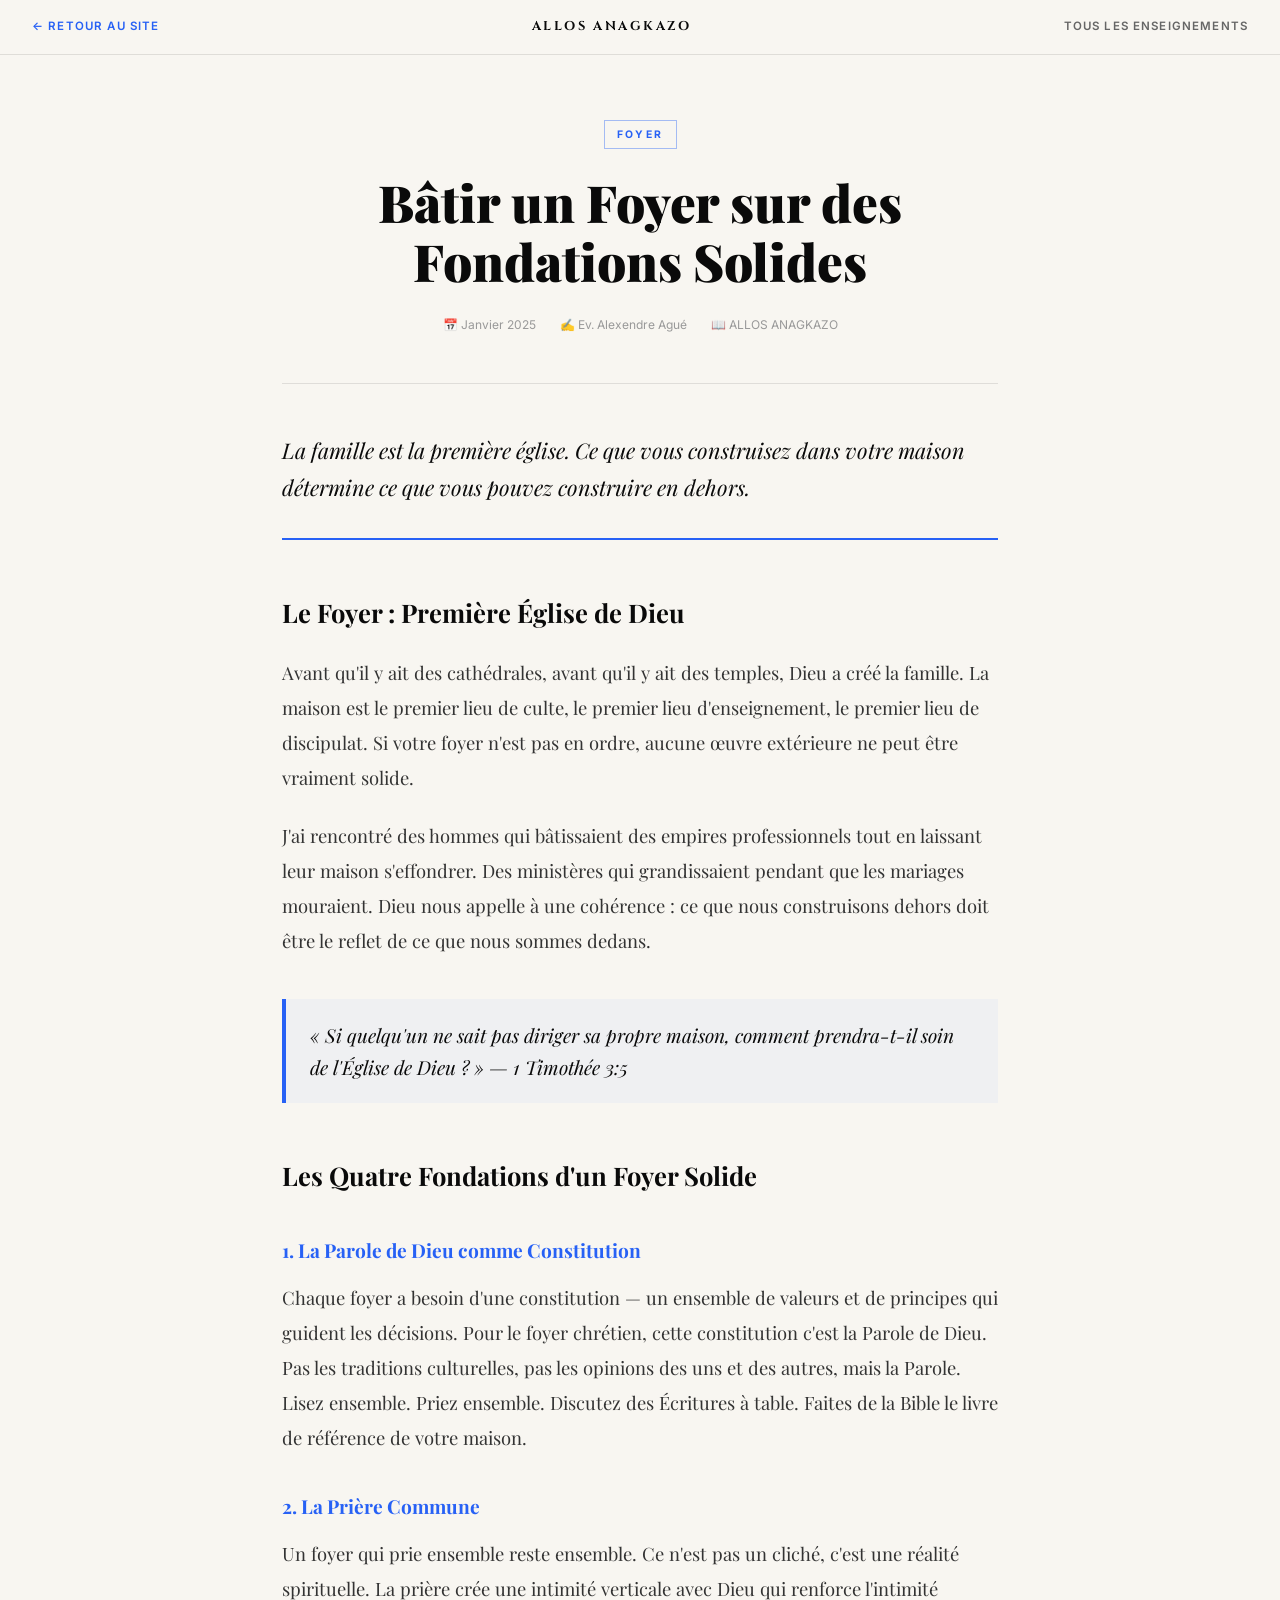
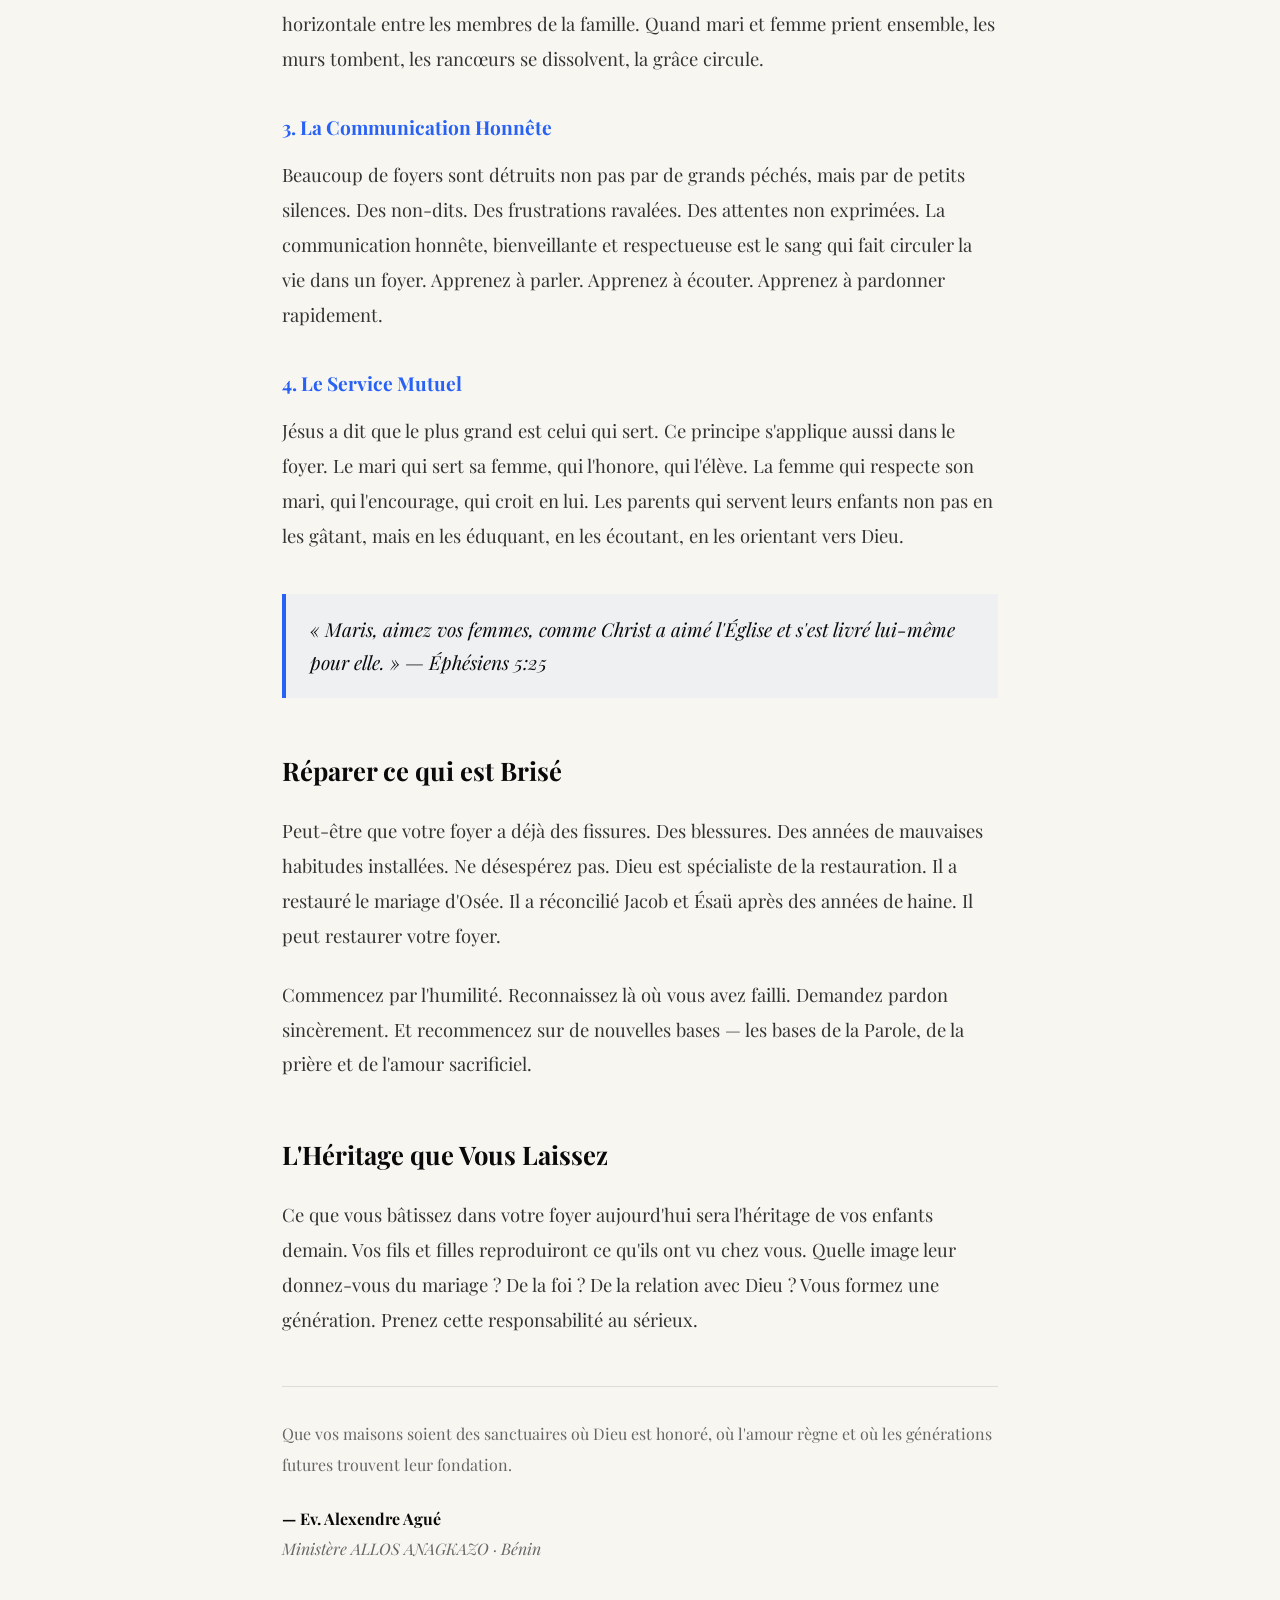
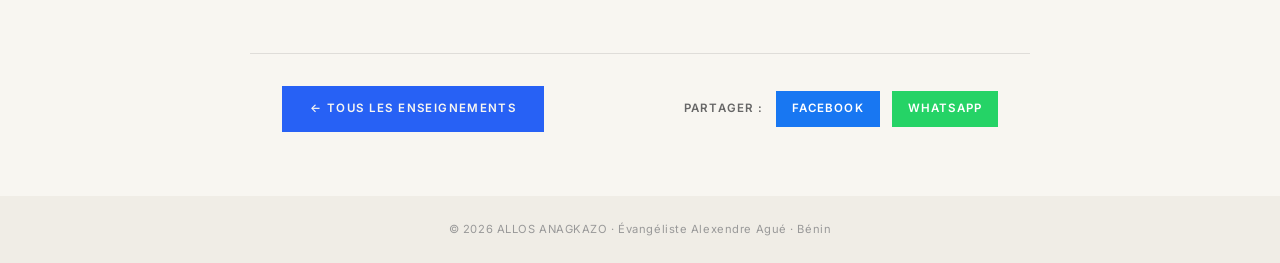
<file: foyer.html>
<!DOCTYPE html>
<html lang="fr">
<head>
  <meta charset="UTF-8"/>
  <meta name="viewport" content="width=device-width, initial-scale=1.0"/>
  <title>Bâtir un Foyer sur des Fondations Solides | Ev. Alexendre Agué</title>
  <link rel="preconnect" href="https://fonts.googleapis.com">
  <link href="https://fonts.googleapis.com/css2?family=Playfair+Display:ital,wght@0,400;0,700;0,900;1,400&family=Inter:wght@300;400;500;600&family=Cinzel:wght@700&display=swap" rel="stylesheet">
  <link rel="stylesheet" href="../css/article.css"/>
</head>
<body>
  <nav class="art-nav">
    <a href="../index.html" class="back-btn">← Retour au site</a>
    <span class="art-nav-logo">ALLOS ANAGKAZO</span>
    <a href="../index.html#enseignements" class="all-btn">Tous les enseignements</a>
  </nav>
  <article class="article">
    <div class="art-header">
      <span class="art-cat">Foyer</span>
      <h1>Bâtir un Foyer sur des Fondations Solides</h1>
      <div class="art-meta">
        <span>📅 Janvier 2025</span>
        <span>✍️ Ev. Alexendre Agué</span>
        <span>📖 ALLOS ANAGKAZO</span>
      </div>
    </div>
    <div class="art-body">
      <p class="art-intro">La famille est la première église. Ce que vous construisez dans votre maison détermine ce que vous pouvez construire en dehors.</p>
      <h2>Le Foyer : Première Église de Dieu</h2>
      <p>Avant qu'il y ait des cathédrales, avant qu'il y ait des temples, Dieu a créé la famille. La maison est le premier lieu de culte, le premier lieu d'enseignement, le premier lieu de discipulat. Si votre foyer n'est pas en ordre, aucune œuvre extérieure ne peut être vraiment solide.</p>
      <p>J'ai rencontré des hommes qui bâtissaient des empires professionnels tout en laissant leur maison s'effondrer. Des ministères qui grandissaient pendant que les mariages mouraient. Dieu nous appelle à une cohérence : ce que nous construisons dehors doit être le reflet de ce que nous sommes dedans.</p>
      <blockquote>« Si quelqu'un ne sait pas diriger sa propre maison, comment prendra-t-il soin de l'Église de Dieu ? » — 1 Timothée 3:5</blockquote>
      <h2>Les Quatre Fondations d'un Foyer Solide</h2>
      <h3>1. La Parole de Dieu comme Constitution</h3>
      <p>Chaque foyer a besoin d'une constitution — un ensemble de valeurs et de principes qui guident les décisions. Pour le foyer chrétien, cette constitution c'est la Parole de Dieu. Pas les traditions culturelles, pas les opinions des uns et des autres, mais la Parole. Lisez ensemble. Priez ensemble. Discutez des Écritures à table. Faites de la Bible le livre de référence de votre maison.</p>
      <h3>2. La Prière Commune</h3>
      <p>Un foyer qui prie ensemble reste ensemble. Ce n'est pas un cliché, c'est une réalité spirituelle. La prière crée une intimité verticale avec Dieu qui renforce l'intimité horizontale entre les membres de la famille. Quand mari et femme prient ensemble, les murs tombent, les rancœurs se dissolvent, la grâce circule.</p>
      <h3>3. La Communication Honnête</h3>
      <p>Beaucoup de foyers sont détruits non pas par de grands péchés, mais par de petits silences. Des non-dits. Des frustrations ravalées. Des attentes non exprimées. La communication honnête, bienveillante et respectueuse est le sang qui fait circuler la vie dans un foyer. Apprenez à parler. Apprenez à écouter. Apprenez à pardonner rapidement.</p>
      <h3>4. Le Service Mutuel</h3>
      <p>Jésus a dit que le plus grand est celui qui sert. Ce principe s'applique aussi dans le foyer. Le mari qui sert sa femme, qui l'honore, qui l'élève. La femme qui respecte son mari, qui l'encourage, qui croit en lui. Les parents qui servent leurs enfants non pas en les gâtant, mais en les éduquant, en les écoutant, en les orientant vers Dieu.</p>
      <blockquote>« Maris, aimez vos femmes, comme Christ a aimé l'Église et s'est livré lui-même pour elle. » — Éphésiens 5:25</blockquote>
      <h2>Réparer ce qui est Brisé</h2>
      <p>Peut-être que votre foyer a déjà des fissures. Des blessures. Des années de mauvaises habitudes installées. Ne désespérez pas. Dieu est spécialiste de la restauration. Il a restauré le mariage d'Osée. Il a réconcilié Jacob et Ésaü après des années de haine. Il peut restaurer votre foyer.</p>
      <p>Commencez par l'humilité. Reconnaissez là où vous avez failli. Demandez pardon sincèrement. Et recommencez sur de nouvelles bases — les bases de la Parole, de la prière et de l'amour sacrificiel.</p>
      <h2>L'Héritage que Vous Laissez</h2>
      <p>Ce que vous bâtissez dans votre foyer aujourd'hui sera l'héritage de vos enfants demain. Vos fils et filles reproduiront ce qu'ils ont vu chez vous. Quelle image leur donnez-vous du mariage ? De la foi ? De la relation avec Dieu ? Vous formez une génération. Prenez cette responsabilité au sérieux.</p>
      <div class="art-closing">
        <p>Que vos maisons soient des sanctuaires où Dieu est honoré, où l'amour règne et où les générations futures trouvent leur fondation.</p>
        <p><strong>— Ev. Alexendre Agué</strong><br/><em>Ministère ALLOS ANAGKAZO · Bénin</em></p>
      </div>
    </div>
  </article>
  <div class="art-footer">
    <a href="../index.html#enseignements" class="btn-back">← Tous les enseignements</a>
    <div class="share-btns">
      <span>Partager :</span>
      <a href="https://www.facebook.com/sharer/sharer.php?u=" target="_blank" class="share-fb">Facebook</a>
      <a href="https://wa.me/?text=Lisez cet enseignement de l'Ev. Alexendre Agué :" target="_blank" class="share-wa">WhatsApp</a>
    </div>
  </div>
  <footer class="mini-footer"><p>© 2026 ALLOS ANAGKAZO · Évangéliste Alexendre Agué · Bénin</p></footer>
</body>
</html>
</file>
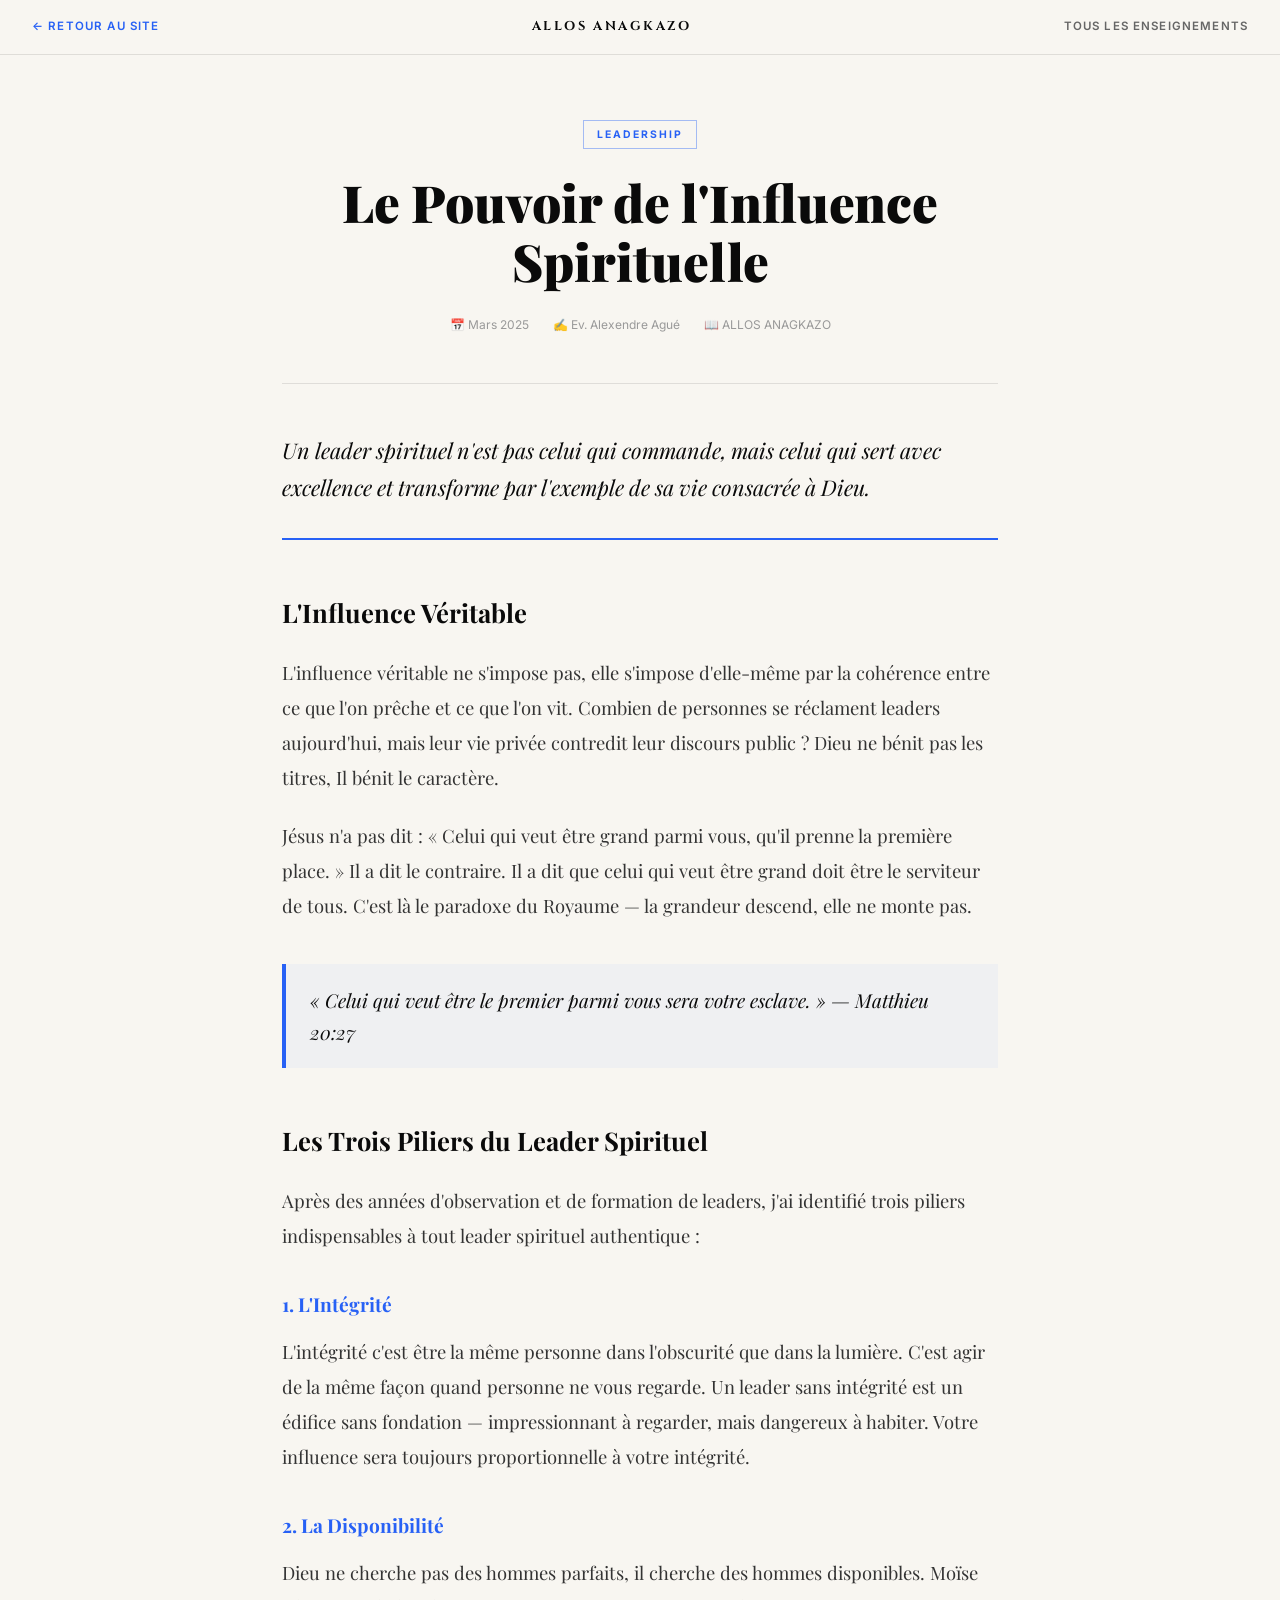
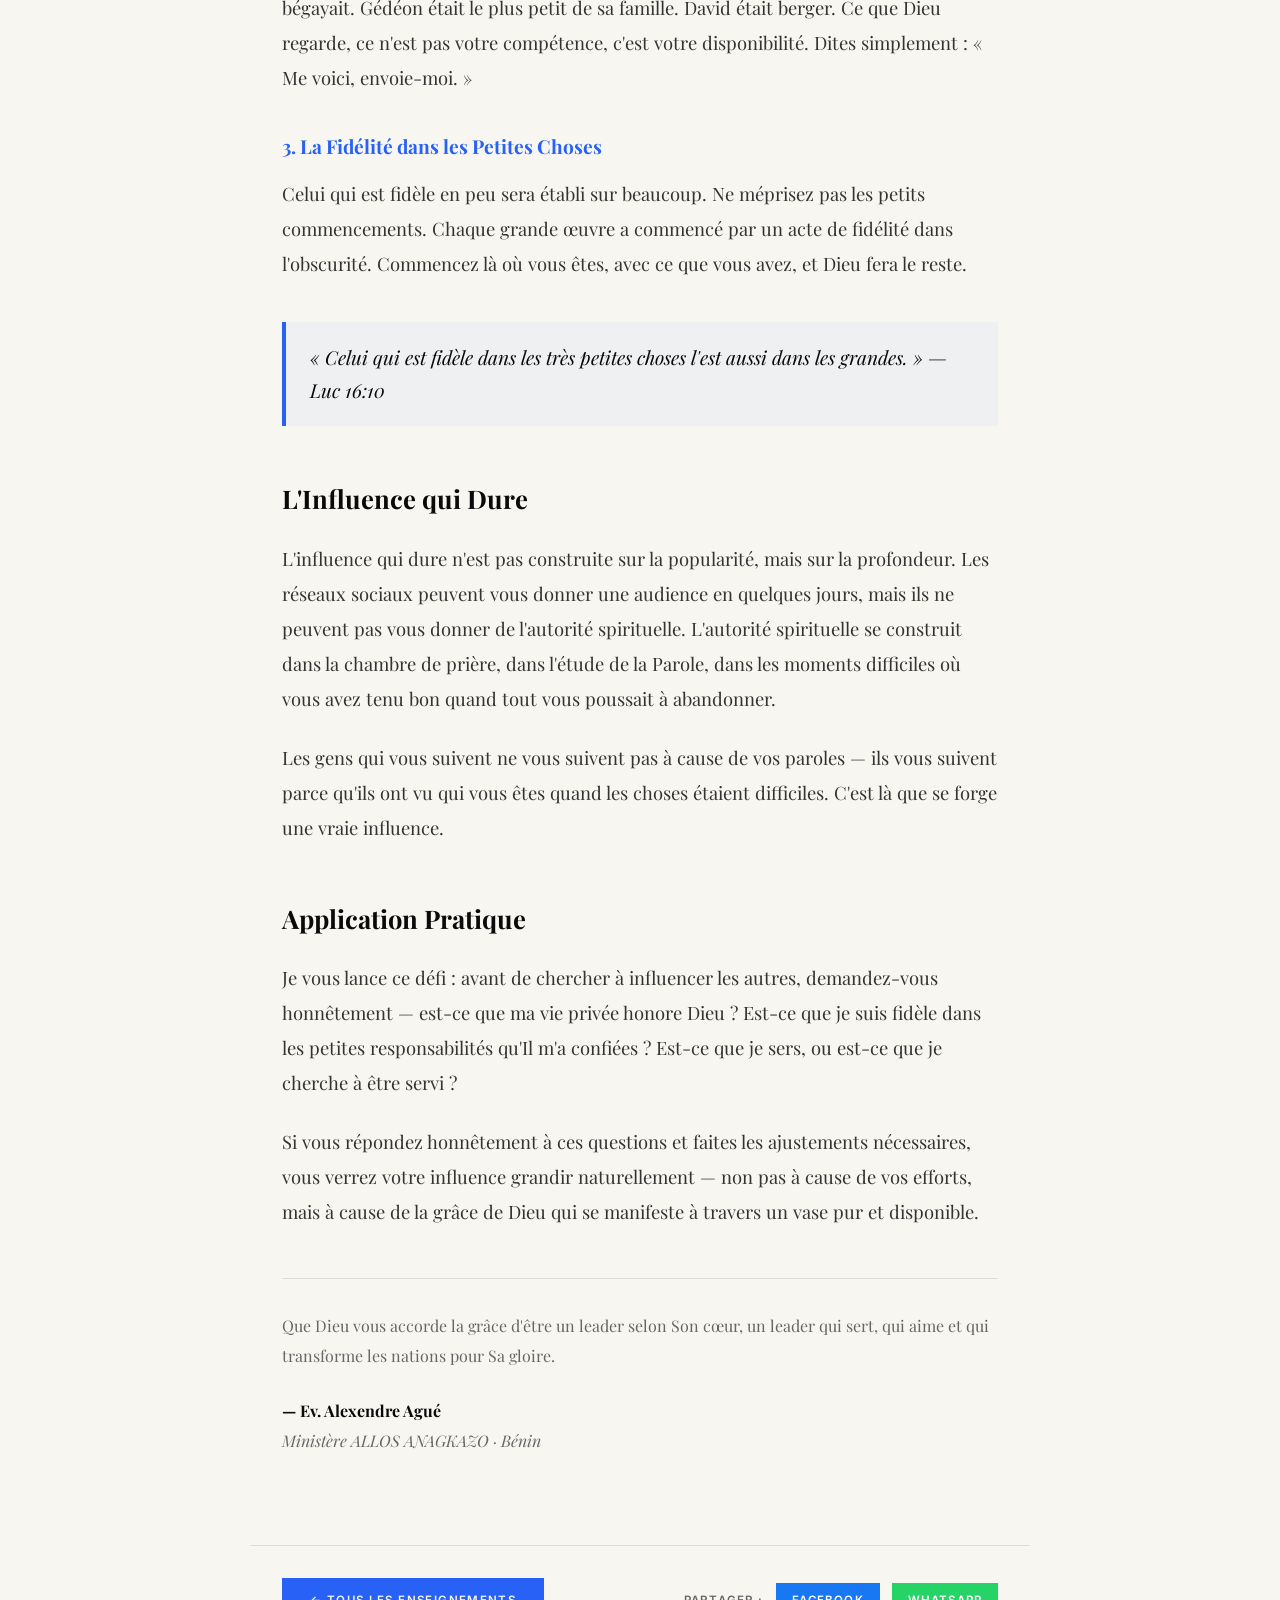
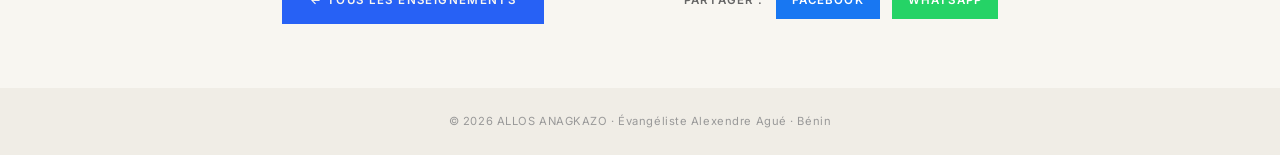
<file: leadership.html>
<!DOCTYPE html>
<html lang="fr">
<head>
  <meta charset="UTF-8"/>
  <meta name="viewport" content="width=device-width, initial-scale=1.0"/>
  <title>Le Pouvoir de l'Influence Spirituelle | Ev. Alexendre Agué</title>
  <link rel="preconnect" href="https://fonts.googleapis.com">
  <link href="https://fonts.googleapis.com/css2?family=Playfair+Display:ital,wght@0,400;0,700;0,900;1,400&family=Inter:wght@300;400;500;600&family=Cinzel:wght@700&display=swap" rel="stylesheet">
  <link rel="stylesheet" href="../css/article.css"/>
</head>
<body>
  <nav class="art-nav">
    <a href="../index.html" class="back-btn">← Retour au site</a>
    <span class="art-nav-logo">ALLOS ANAGKAZO</span>
    <a href="../index.html#enseignements" class="all-btn">Tous les enseignements</a>
  </nav>
  <article class="article">
    <div class="art-header">
      <span class="art-cat">Leadership</span>
      <h1>Le Pouvoir de l'Influence Spirituelle</h1>
      <div class="art-meta">
        <span>📅 Mars 2025</span>
        <span>✍️ Ev. Alexendre Agué</span>
        <span>📖 ALLOS ANAGKAZO</span>
      </div>
    </div>
    <div class="art-body">
      <p class="art-intro">Un leader spirituel n'est pas celui qui commande, mais celui qui sert avec excellence et transforme par l'exemple de sa vie consacrée à Dieu.</p>
      <h2>L'Influence Véritable</h2>
      <p>L'influence véritable ne s'impose pas, elle s'impose d'elle-même par la cohérence entre ce que l'on prêche et ce que l'on vit. Combien de personnes se réclament leaders aujourd'hui, mais leur vie privée contredit leur discours public ? Dieu ne bénit pas les titres, Il bénit le caractère.</p>
      <p>Jésus n'a pas dit : « Celui qui veut être grand parmi vous, qu'il prenne la première place. » Il a dit le contraire. Il a dit que celui qui veut être grand doit être le serviteur de tous. C'est là le paradoxe du Royaume — la grandeur descend, elle ne monte pas.</p>
      <blockquote>« Celui qui veut être le premier parmi vous sera votre esclave. » — Matthieu 20:27</blockquote>
      <h2>Les Trois Piliers du Leader Spirituel</h2>
      <p>Après des années d'observation et de formation de leaders, j'ai identifié trois piliers indispensables à tout leader spirituel authentique :</p>
      <h3>1. L'Intégrité</h3>
      <p>L'intégrité c'est être la même personne dans l'obscurité que dans la lumière. C'est agir de la même façon quand personne ne vous regarde. Un leader sans intégrité est un édifice sans fondation — impressionnant à regarder, mais dangereux à habiter. Votre influence sera toujours proportionnelle à votre intégrité.</p>
      <h3>2. La Disponibilité</h3>
      <p>Dieu ne cherche pas des hommes parfaits, il cherche des hommes disponibles. Moïse bégayait. Gédéon était le plus petit de sa famille. David était berger. Ce que Dieu regarde, ce n'est pas votre compétence, c'est votre disponibilité. Dites simplement : « Me voici, envoie-moi. »</p>
      <h3>3. La Fidélité dans les Petites Choses</h3>
      <p>Celui qui est fidèle en peu sera établi sur beaucoup. Ne méprisez pas les petits commencements. Chaque grande œuvre a commencé par un acte de fidélité dans l'obscurité. Commencez là où vous êtes, avec ce que vous avez, et Dieu fera le reste.</p>
      <blockquote>« Celui qui est fidèle dans les très petites choses l'est aussi dans les grandes. » — Luc 16:10</blockquote>
      <h2>L'Influence qui Dure</h2>
      <p>L'influence qui dure n'est pas construite sur la popularité, mais sur la profondeur. Les réseaux sociaux peuvent vous donner une audience en quelques jours, mais ils ne peuvent pas vous donner de l'autorité spirituelle. L'autorité spirituelle se construit dans la chambre de prière, dans l'étude de la Parole, dans les moments difficiles où vous avez tenu bon quand tout vous poussait à abandonner.</p>
      <p>Les gens qui vous suivent ne vous suivent pas à cause de vos paroles — ils vous suivent parce qu'ils ont vu qui vous êtes quand les choses étaient difficiles. C'est là que se forge une vraie influence.</p>
      <h2>Application Pratique</h2>
      <p>Je vous lance ce défi : avant de chercher à influencer les autres, demandez-vous honnêtement — est-ce que ma vie privée honore Dieu ? Est-ce que je suis fidèle dans les petites responsabilités qu'Il m'a confiées ? Est-ce que je sers, ou est-ce que je cherche à être servi ?</p>
      <p>Si vous répondez honnêtement à ces questions et faites les ajustements nécessaires, vous verrez votre influence grandir naturellement — non pas à cause de vos efforts, mais à cause de la grâce de Dieu qui se manifeste à travers un vase pur et disponible.</p>
      <div class="art-closing">
        <p>Que Dieu vous accorde la grâce d'être un leader selon Son cœur, un leader qui sert, qui aime et qui transforme les nations pour Sa gloire.</p>
        <p><strong>— Ev. Alexendre Agué</strong><br/><em>Ministère ALLOS ANAGKAZO · Bénin</em></p>
      </div>
    </div>
  </article>
  <div class="art-footer">
    <a href="../index.html#enseignements" class="btn-back">← Tous les enseignements</a>
    <div class="share-btns">
      <span>Partager :</span>
      <a href="https://www.facebook.com/sharer/sharer.php?u=" target="_blank" class="share-fb">Facebook</a>
      <a href="https://wa.me/?text=Lisez cet enseignement de l'Ev. Alexendre Agué :" target="_blank" class="share-wa">WhatsApp</a>
    </div>
  </div>
  <footer class="mini-footer"><p>© 2026 ALLOS ANAGKAZO · Évangéliste Alexendre Agué · Bénin</p></footer>
</body>
</html>
</file>
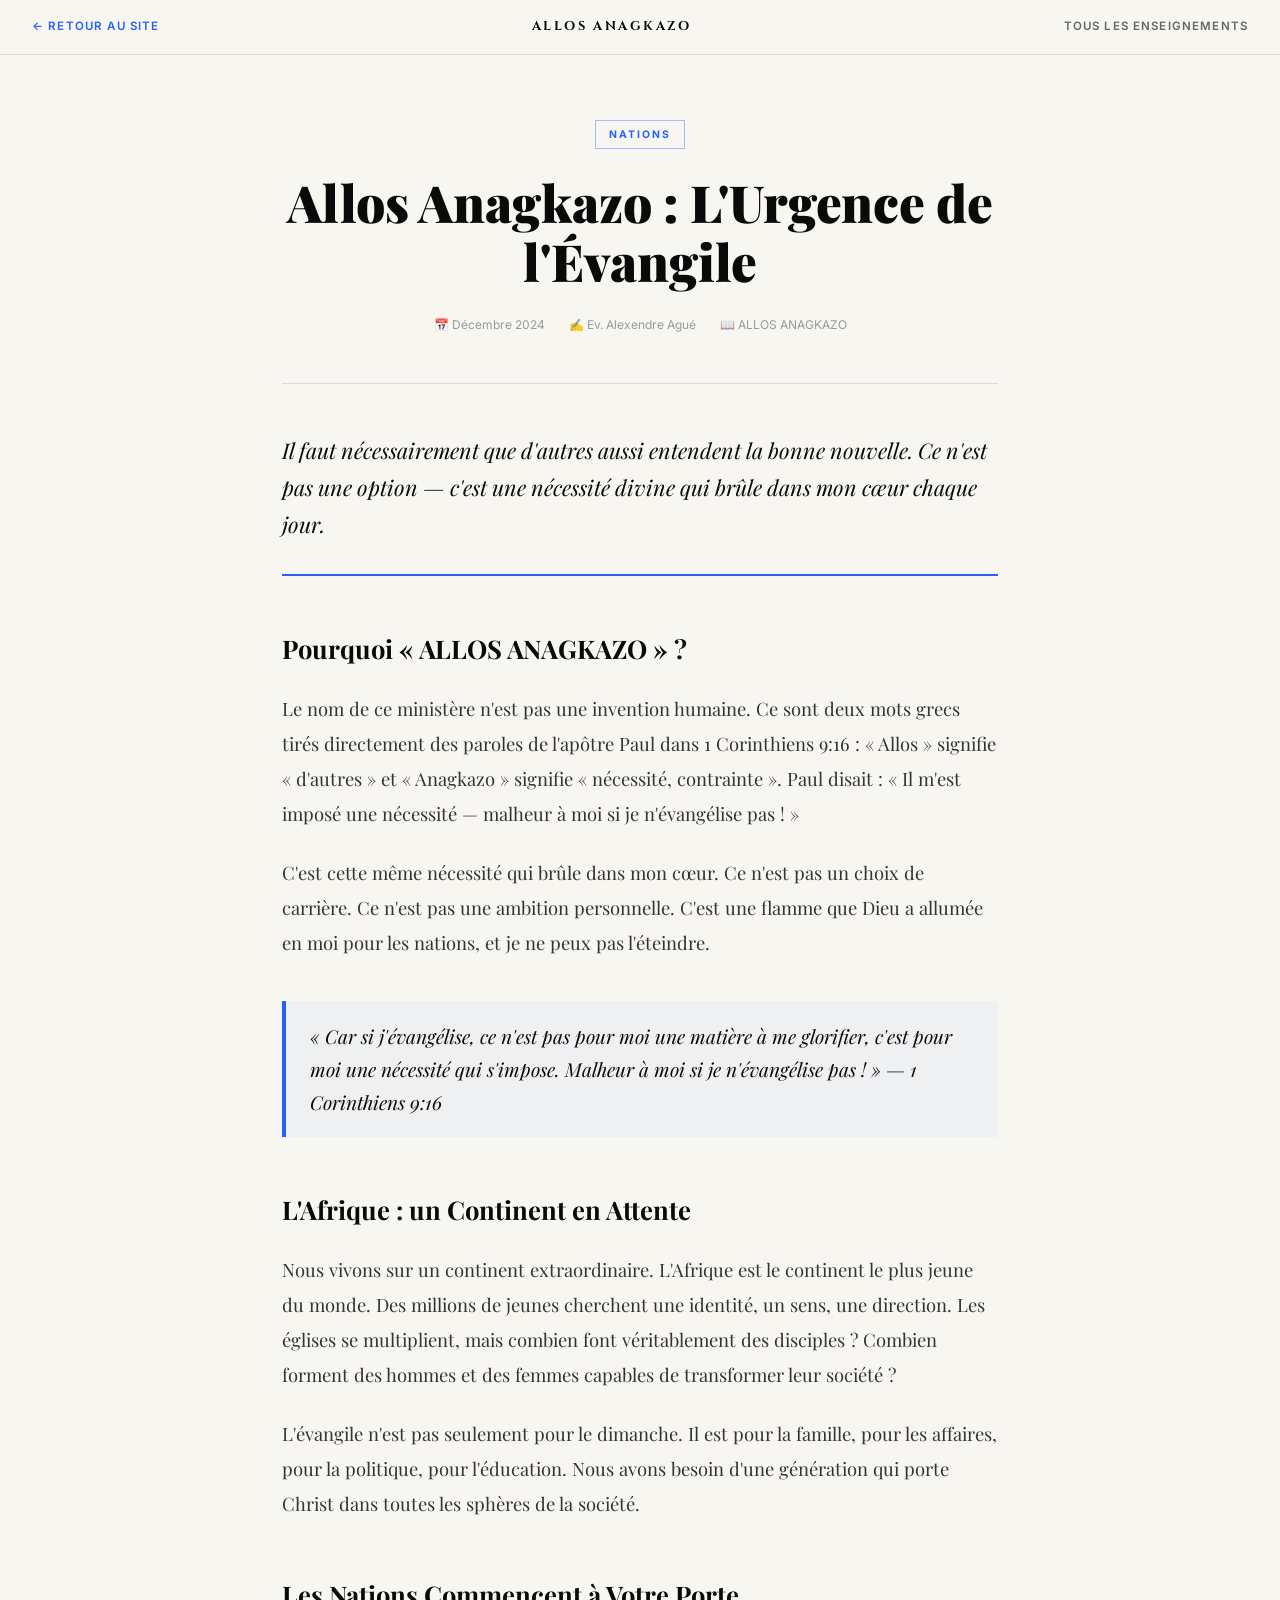
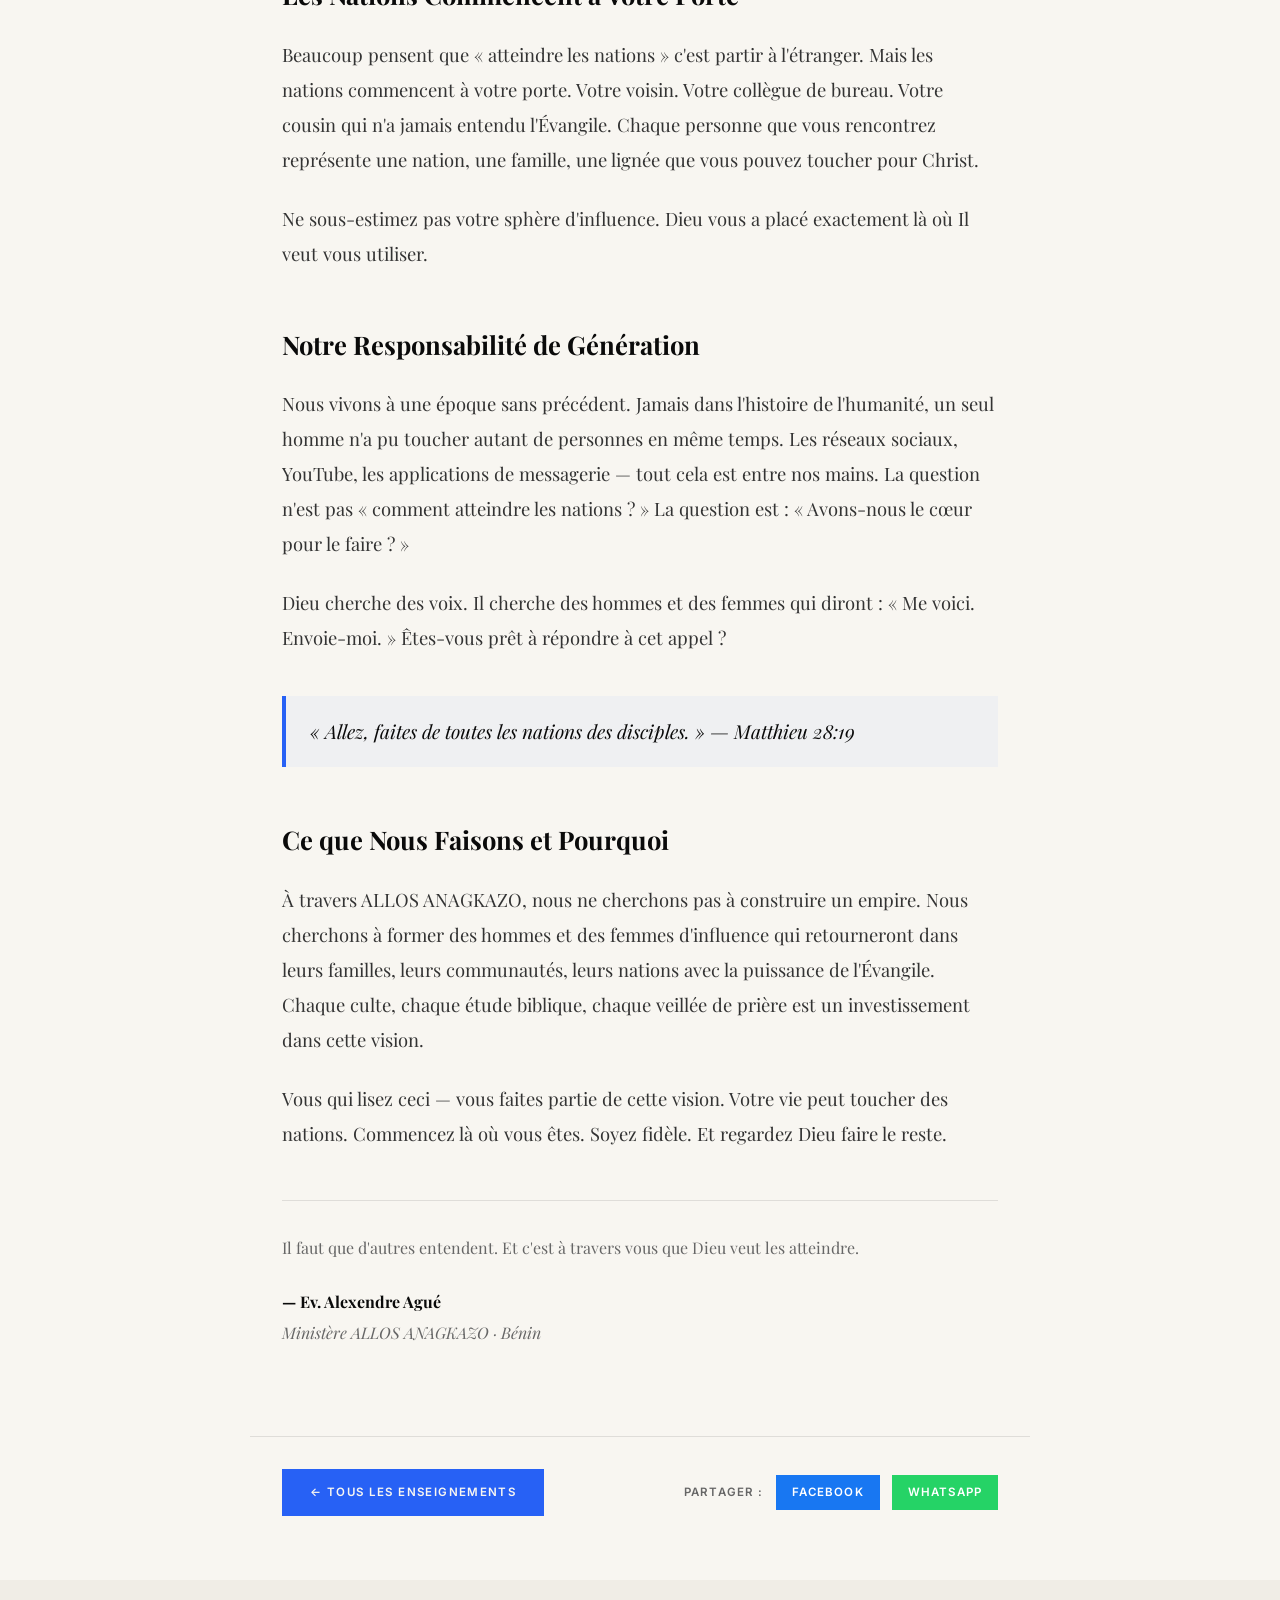
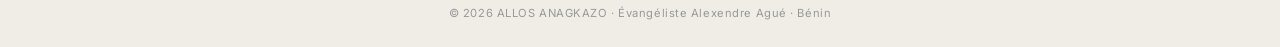
<file: nations.html>
<!DOCTYPE html>
<html lang="fr">
<head>
  <meta charset="UTF-8"/>
  <meta name="viewport" content="width=device-width, initial-scale=1.0"/>
  <title>Allos Anagkazo : L'Urgence de l'Évangile | Ev. Alexendre Agué</title>
  <link rel="preconnect" href="https://fonts.googleapis.com">
  <link href="https://fonts.googleapis.com/css2?family=Playfair+Display:ital,wght@0,400;0,700;0,900;1,400&family=Inter:wght@300;400;500;600&family=Cinzel:wght@700&display=swap" rel="stylesheet">
  <link rel="stylesheet" href="../css/article.css"/>
</head>
<body>
  <nav class="art-nav">
    <a href="../index.html" class="back-btn">← Retour au site</a>
    <span class="art-nav-logo">ALLOS ANAGKAZO</span>
    <a href="../index.html#enseignements" class="all-btn">Tous les enseignements</a>
  </nav>
  <article class="article">
    <div class="art-header">
      <span class="art-cat">Nations</span>
      <h1>Allos Anagkazo : L'Urgence de l'Évangile</h1>
      <div class="art-meta">
        <span>📅 Décembre 2024</span>
        <span>✍️ Ev. Alexendre Agué</span>
        <span>📖 ALLOS ANAGKAZO</span>
      </div>
    </div>
    <div class="art-body">
      <p class="art-intro">Il faut nécessairement que d'autres aussi entendent la bonne nouvelle. Ce n'est pas une option — c'est une nécessité divine qui brûle dans mon cœur chaque jour.</p>
      <h2>Pourquoi « ALLOS ANAGKAZO » ?</h2>
      <p>Le nom de ce ministère n'est pas une invention humaine. Ce sont deux mots grecs tirés directement des paroles de l'apôtre Paul dans 1 Corinthiens 9:16 : « Allos » signifie « d'autres » et « Anagkazo » signifie « nécessité, contrainte ». Paul disait : « Il m'est imposé une nécessité — malheur à moi si je n'évangélise pas ! »</p>
      <p>C'est cette même nécessité qui brûle dans mon cœur. Ce n'est pas un choix de carrière. Ce n'est pas une ambition personnelle. C'est une flamme que Dieu a allumée en moi pour les nations, et je ne peux pas l'éteindre.</p>
      <blockquote>« Car si j'évangélise, ce n'est pas pour moi une matière à me glorifier, c'est pour moi une nécessité qui s'impose. Malheur à moi si je n'évangélise pas ! » — 1 Corinthiens 9:16</blockquote>
      <h2>L'Afrique : un Continent en Attente</h2>
      <p>Nous vivons sur un continent extraordinaire. L'Afrique est le continent le plus jeune du monde. Des millions de jeunes cherchent une identité, un sens, une direction. Les églises se multiplient, mais combien font véritablement des disciples ? Combien forment des hommes et des femmes capables de transformer leur société ?</p>
      <p>L'évangile n'est pas seulement pour le dimanche. Il est pour la famille, pour les affaires, pour la politique, pour l'éducation. Nous avons besoin d'une génération qui porte Christ dans toutes les sphères de la société.</p>
      <h2>Les Nations Commencent à Votre Porte</h2>
      <p>Beaucoup pensent que « atteindre les nations » c'est partir à l'étranger. Mais les nations commencent à votre porte. Votre voisin. Votre collègue de bureau. Votre cousin qui n'a jamais entendu l'Évangile. Chaque personne que vous rencontrez représente une nation, une famille, une lignée que vous pouvez toucher pour Christ.</p>
      <p>Ne sous-estimez pas votre sphère d'influence. Dieu vous a placé exactement là où Il veut vous utiliser.</p>
      <h2>Notre Responsabilité de Génération</h2>
      <p>Nous vivons à une époque sans précédent. Jamais dans l'histoire de l'humanité, un seul homme n'a pu toucher autant de personnes en même temps. Les réseaux sociaux, YouTube, les applications de messagerie — tout cela est entre nos mains. La question n'est pas « comment atteindre les nations ? » La question est : « Avons-nous le cœur pour le faire ? »</p>
      <p>Dieu cherche des voix. Il cherche des hommes et des femmes qui diront : « Me voici. Envoie-moi. » Êtes-vous prêt à répondre à cet appel ?</p>
      <blockquote>« Allez, faites de toutes les nations des disciples. » — Matthieu 28:19</blockquote>
      <h2>Ce que Nous Faisons et Pourquoi</h2>
      <p>À travers ALLOS ANAGKAZO, nous ne cherchons pas à construire un empire. Nous cherchons à former des hommes et des femmes d'influence qui retourneront dans leurs familles, leurs communautés, leurs nations avec la puissance de l'Évangile. Chaque culte, chaque étude biblique, chaque veillée de prière est un investissement dans cette vision.</p>
      <p>Vous qui lisez ceci — vous faites partie de cette vision. Votre vie peut toucher des nations. Commencez là où vous êtes. Soyez fidèle. Et regardez Dieu faire le reste.</p>
      <div class="art-closing">
        <p>Il faut que d'autres entendent. Et c'est à travers vous que Dieu veut les atteindre.</p>
        <p><strong>— Ev. Alexendre Agué</strong><br/><em>Ministère ALLOS ANAGKAZO · Bénin</em></p>
      </div>
    </div>
  </article>
  <div class="art-footer">
    <a href="../index.html#enseignements" class="btn-back">← Tous les enseignements</a>
    <div class="share-btns">
      <span>Partager :</span>
      <a href="https://www.facebook.com/sharer/sharer.php?u=" target="_blank" class="share-fb">Facebook</a>
      <a href="https://wa.me/?text=Lisez cet enseignement de l'Ev. Alexendre Agué :" target="_blank" class="share-wa">WhatsApp</a>
    </div>
  </div>
  <footer class="mini-footer"><p>© 2026 ALLOS ANAGKAZO · Évangéliste Alexendre Agué · Bénin</p></footer>
</body>
</html>
</file>
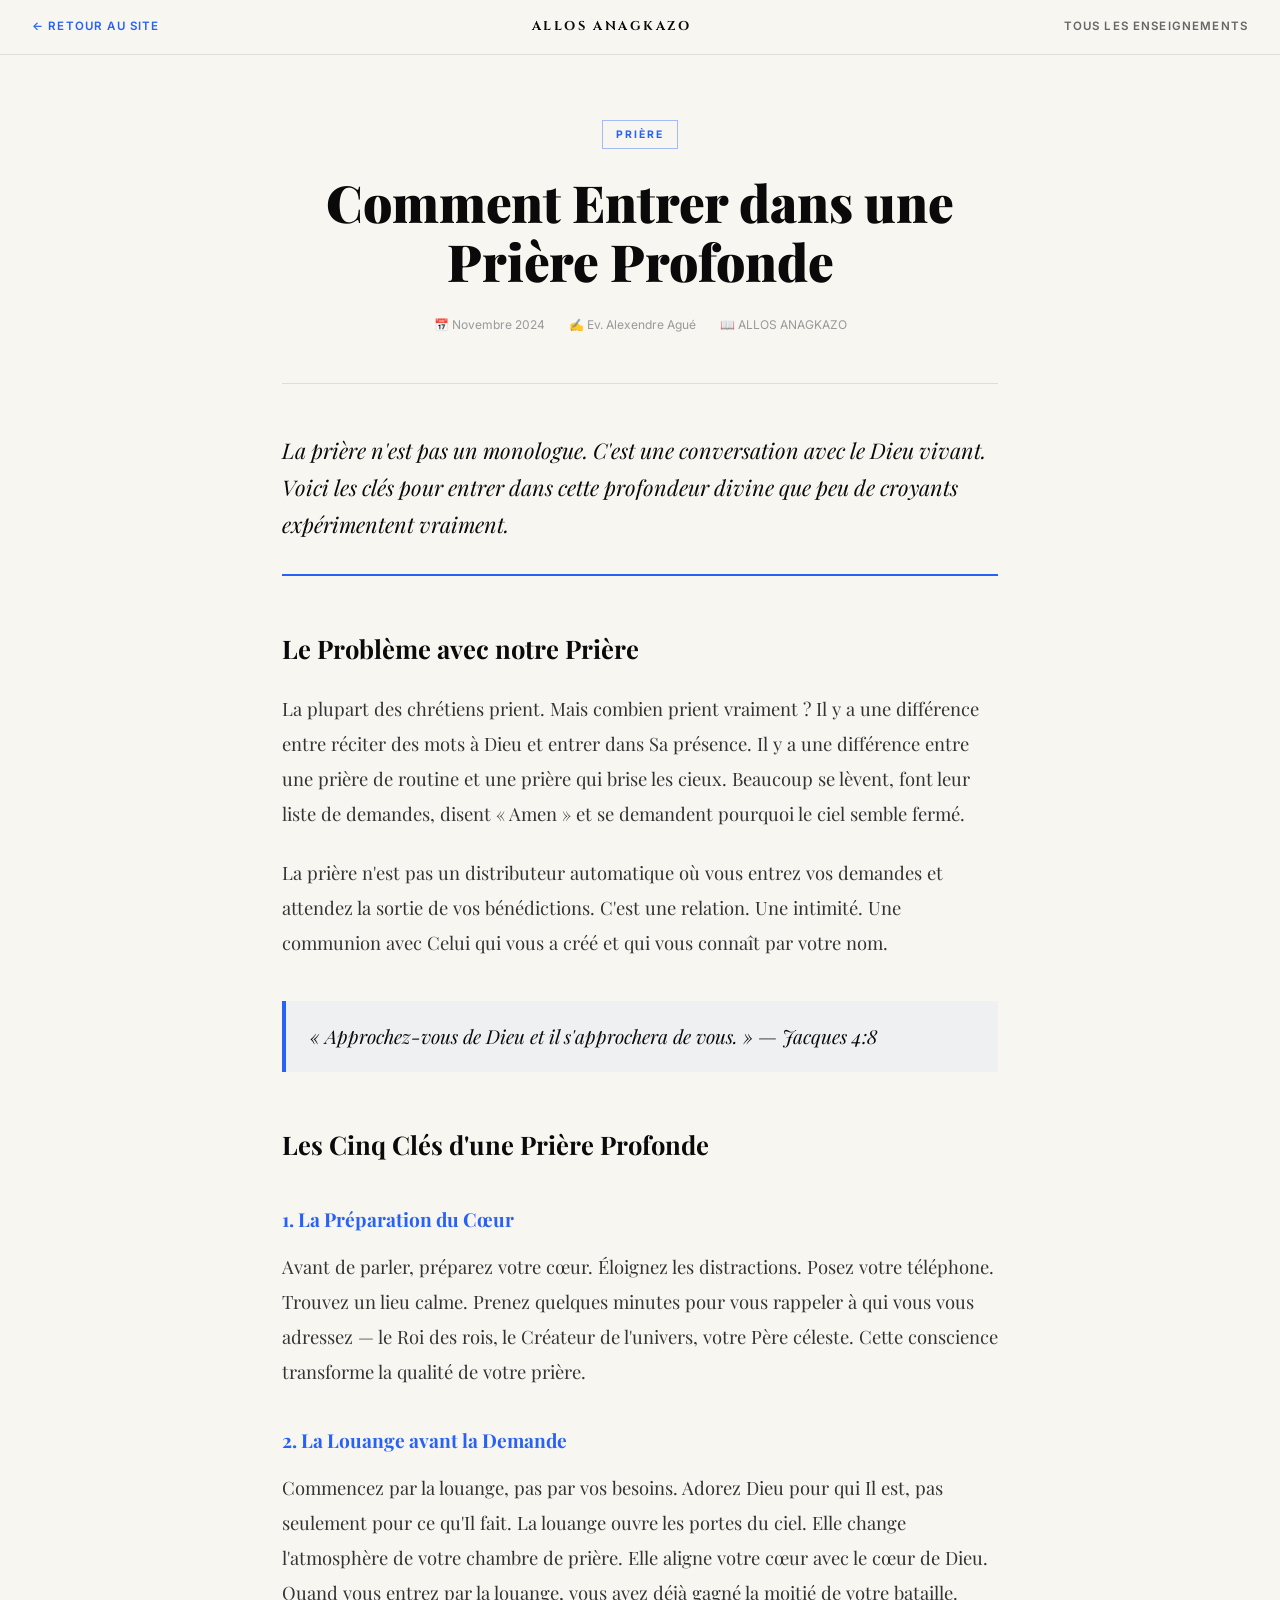
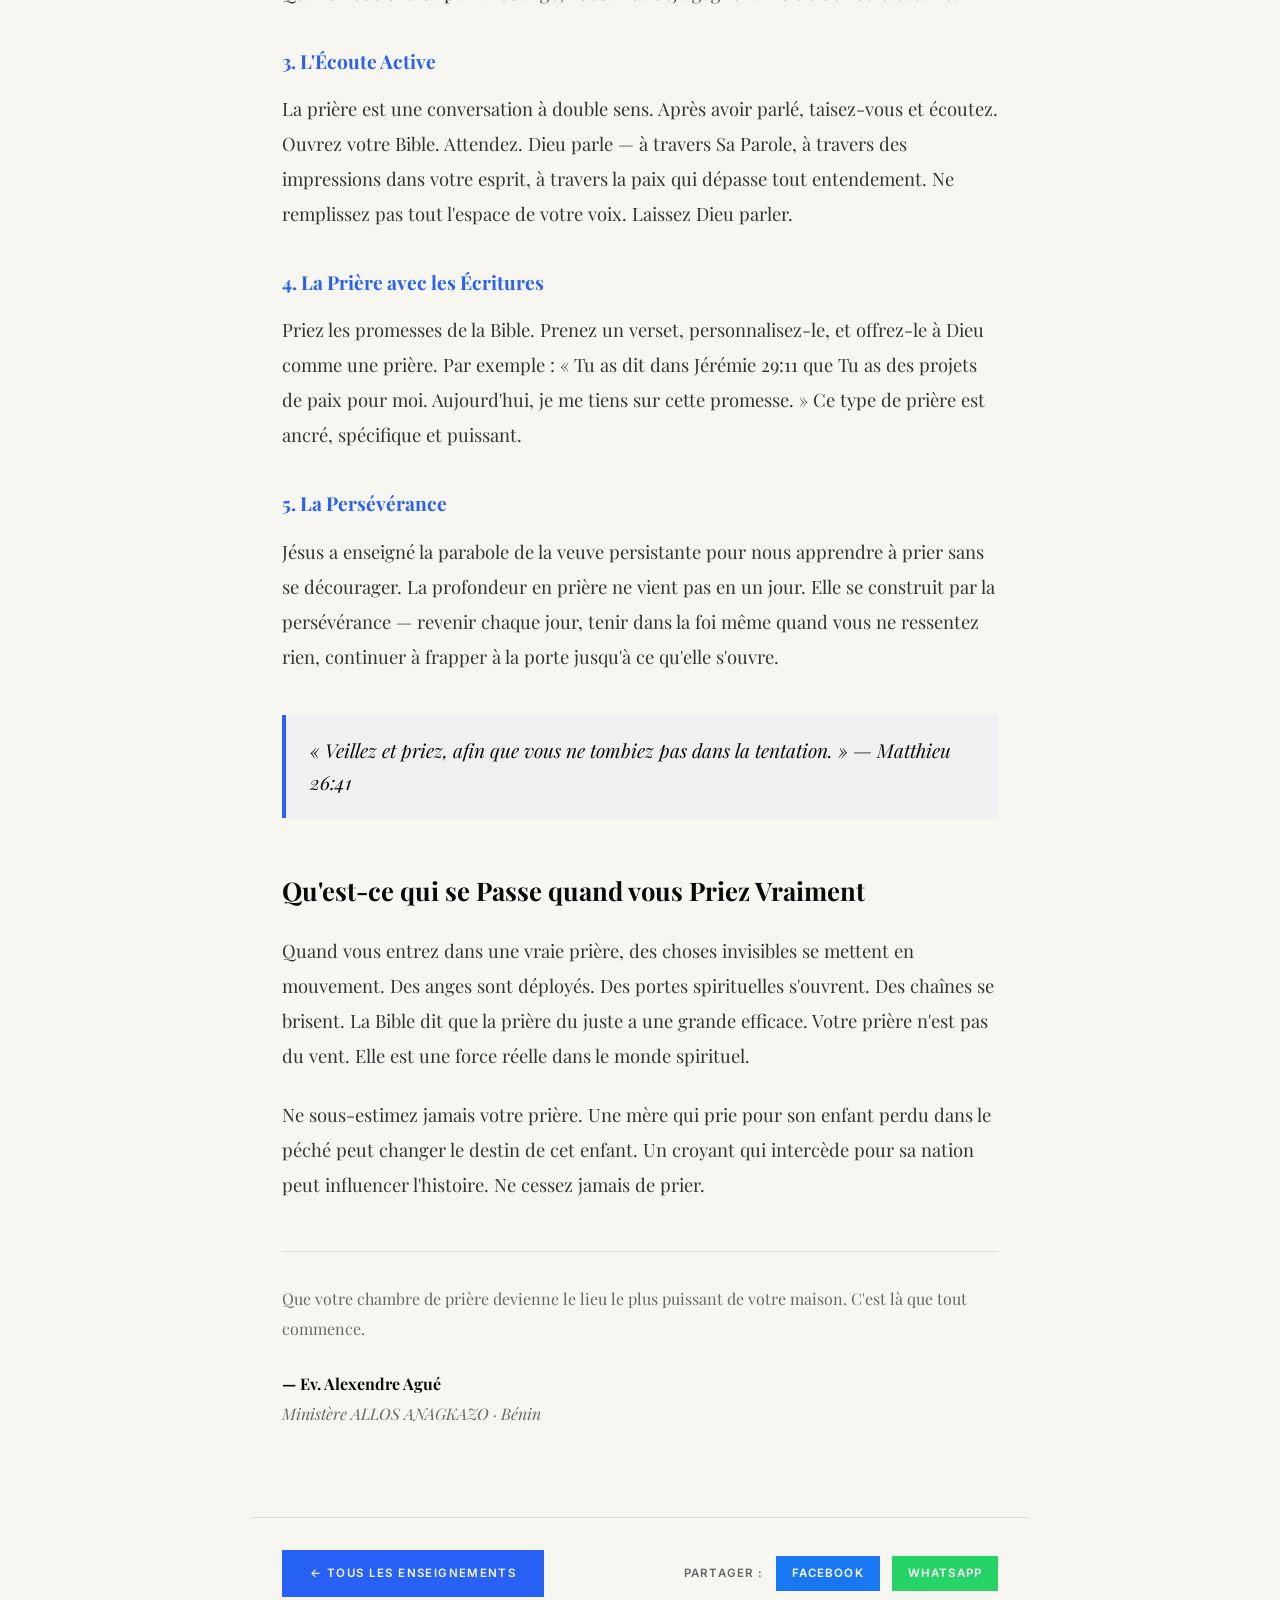
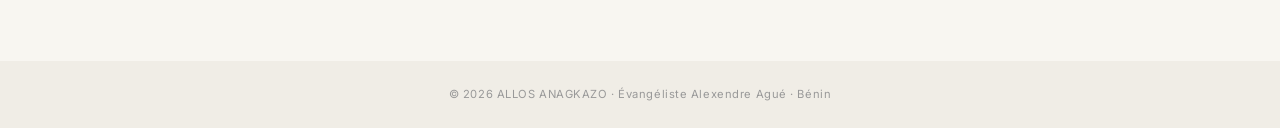
<file: priere.html>
<!DOCTYPE html>
<html lang="fr">
<head>
  <meta charset="UTF-8"/>
  <meta name="viewport" content="width=device-width, initial-scale=1.0"/>
  <title>Comment Entrer dans une Prière Profonde | Ev. Alexendre Agué</title>
  <link rel="preconnect" href="https://fonts.googleapis.com">
  <link href="https://fonts.googleapis.com/css2?family=Playfair+Display:ital,wght@0,400;0,700;0,900;1,400&family=Inter:wght@300;400;500;600&family=Cinzel:wght@700&display=swap" rel="stylesheet">
  <link rel="stylesheet" href="../css/article.css"/>
</head>
<body>
  <nav class="art-nav">
    <a href="../index.html" class="back-btn">← Retour au site</a>
    <span class="art-nav-logo">ALLOS ANAGKAZO</span>
    <a href="../index.html#enseignements" class="all-btn">Tous les enseignements</a>
  </nav>
  <article class="article">
    <div class="art-header">
      <span class="art-cat">Prière</span>
      <h1>Comment Entrer dans une Prière Profonde</h1>
      <div class="art-meta">
        <span>📅 Novembre 2024</span>
        <span>✍️ Ev. Alexendre Agué</span>
        <span>📖 ALLOS ANAGKAZO</span>
      </div>
    </div>
    <div class="art-body">
      <p class="art-intro">La prière n'est pas un monologue. C'est une conversation avec le Dieu vivant. Voici les clés pour entrer dans cette profondeur divine que peu de croyants expérimentent vraiment.</p>
      <h2>Le Problème avec notre Prière</h2>
      <p>La plupart des chrétiens prient. Mais combien prient vraiment ? Il y a une différence entre réciter des mots à Dieu et entrer dans Sa présence. Il y a une différence entre une prière de routine et une prière qui brise les cieux. Beaucoup se lèvent, font leur liste de demandes, disent « Amen » et se demandent pourquoi le ciel semble fermé.</p>
      <p>La prière n'est pas un distributeur automatique où vous entrez vos demandes et attendez la sortie de vos bénédictions. C'est une relation. Une intimité. Une communion avec Celui qui vous a créé et qui vous connaît par votre nom.</p>
      <blockquote>« Approchez-vous de Dieu et il s'approchera de vous. » — Jacques 4:8</blockquote>
      <h2>Les Cinq Clés d'une Prière Profonde</h2>
      <h3>1. La Préparation du Cœur</h3>
      <p>Avant de parler, préparez votre cœur. Éloignez les distractions. Posez votre téléphone. Trouvez un lieu calme. Prenez quelques minutes pour vous rappeler à qui vous vous adressez — le Roi des rois, le Créateur de l'univers, votre Père céleste. Cette conscience transforme la qualité de votre prière.</p>
      <h3>2. La Louange avant la Demande</h3>
      <p>Commencez par la louange, pas par vos besoins. Adorez Dieu pour qui Il est, pas seulement pour ce qu'Il fait. La louange ouvre les portes du ciel. Elle change l'atmosphère de votre chambre de prière. Elle aligne votre cœur avec le cœur de Dieu. Quand vous entrez par la louange, vous avez déjà gagné la moitié de votre bataille.</p>
      <h3>3. L'Écoute Active</h3>
      <p>La prière est une conversation à double sens. Après avoir parlé, taisez-vous et écoutez. Ouvrez votre Bible. Attendez. Dieu parle — à travers Sa Parole, à travers des impressions dans votre esprit, à travers la paix qui dépasse tout entendement. Ne remplissez pas tout l'espace de votre voix. Laissez Dieu parler.</p>
      <h3>4. La Prière avec les Écritures</h3>
      <p>Priez les promesses de la Bible. Prenez un verset, personnalisez-le, et offrez-le à Dieu comme une prière. Par exemple : « Tu as dit dans Jérémie 29:11 que Tu as des projets de paix pour moi. Aujourd'hui, je me tiens sur cette promesse. » Ce type de prière est ancré, spécifique et puissant.</p>
      <h3>5. La Persévérance</h3>
      <p>Jésus a enseigné la parabole de la veuve persistante pour nous apprendre à prier sans se décourager. La profondeur en prière ne vient pas en un jour. Elle se construit par la persévérance — revenir chaque jour, tenir dans la foi même quand vous ne ressentez rien, continuer à frapper à la porte jusqu'à ce qu'elle s'ouvre.</p>
      <blockquote>« Veillez et priez, afin que vous ne tombiez pas dans la tentation. » — Matthieu 26:41</blockquote>
      <h2>Qu'est-ce qui se Passe quand vous Priez Vraiment</h2>
      <p>Quand vous entrez dans une vraie prière, des choses invisibles se mettent en mouvement. Des anges sont déployés. Des portes spirituelles s'ouvrent. Des chaînes se brisent. La Bible dit que la prière du juste a une grande efficace. Votre prière n'est pas du vent. Elle est une force réelle dans le monde spirituel.</p>
      <p>Ne sous-estimez jamais votre prière. Une mère qui prie pour son enfant perdu dans le péché peut changer le destin de cet enfant. Un croyant qui intercède pour sa nation peut influencer l'histoire. Ne cessez jamais de prier.</p>
      <div class="art-closing">
        <p>Que votre chambre de prière devienne le lieu le plus puissant de votre maison. C'est là que tout commence.</p>
        <p><strong>— Ev. Alexendre Agué</strong><br/><em>Ministère ALLOS ANAGKAZO · Bénin</em></p>
      </div>
    </div>
  </article>
  <div class="art-footer">
    <a href="../index.html#enseignements" class="btn-back">← Tous les enseignements</a>
    <div class="share-btns">
      <span>Partager :</span>
      <a href="https://www.facebook.com/sharer/sharer.php?u=" target="_blank" class="share-fb">Facebook</a>
      <a href="https://wa.me/?text=Lisez cet enseignement de l'Ev. Alexendre Agué :" target="_blank" class="share-wa">WhatsApp</a>
    </div>
  </div>
  <footer class="mini-footer"><p>© 2026 ALLOS ANAGKAZO · Évangéliste Alexendre Agué · Bénin</p></footer>
</body>
</html>
</file>
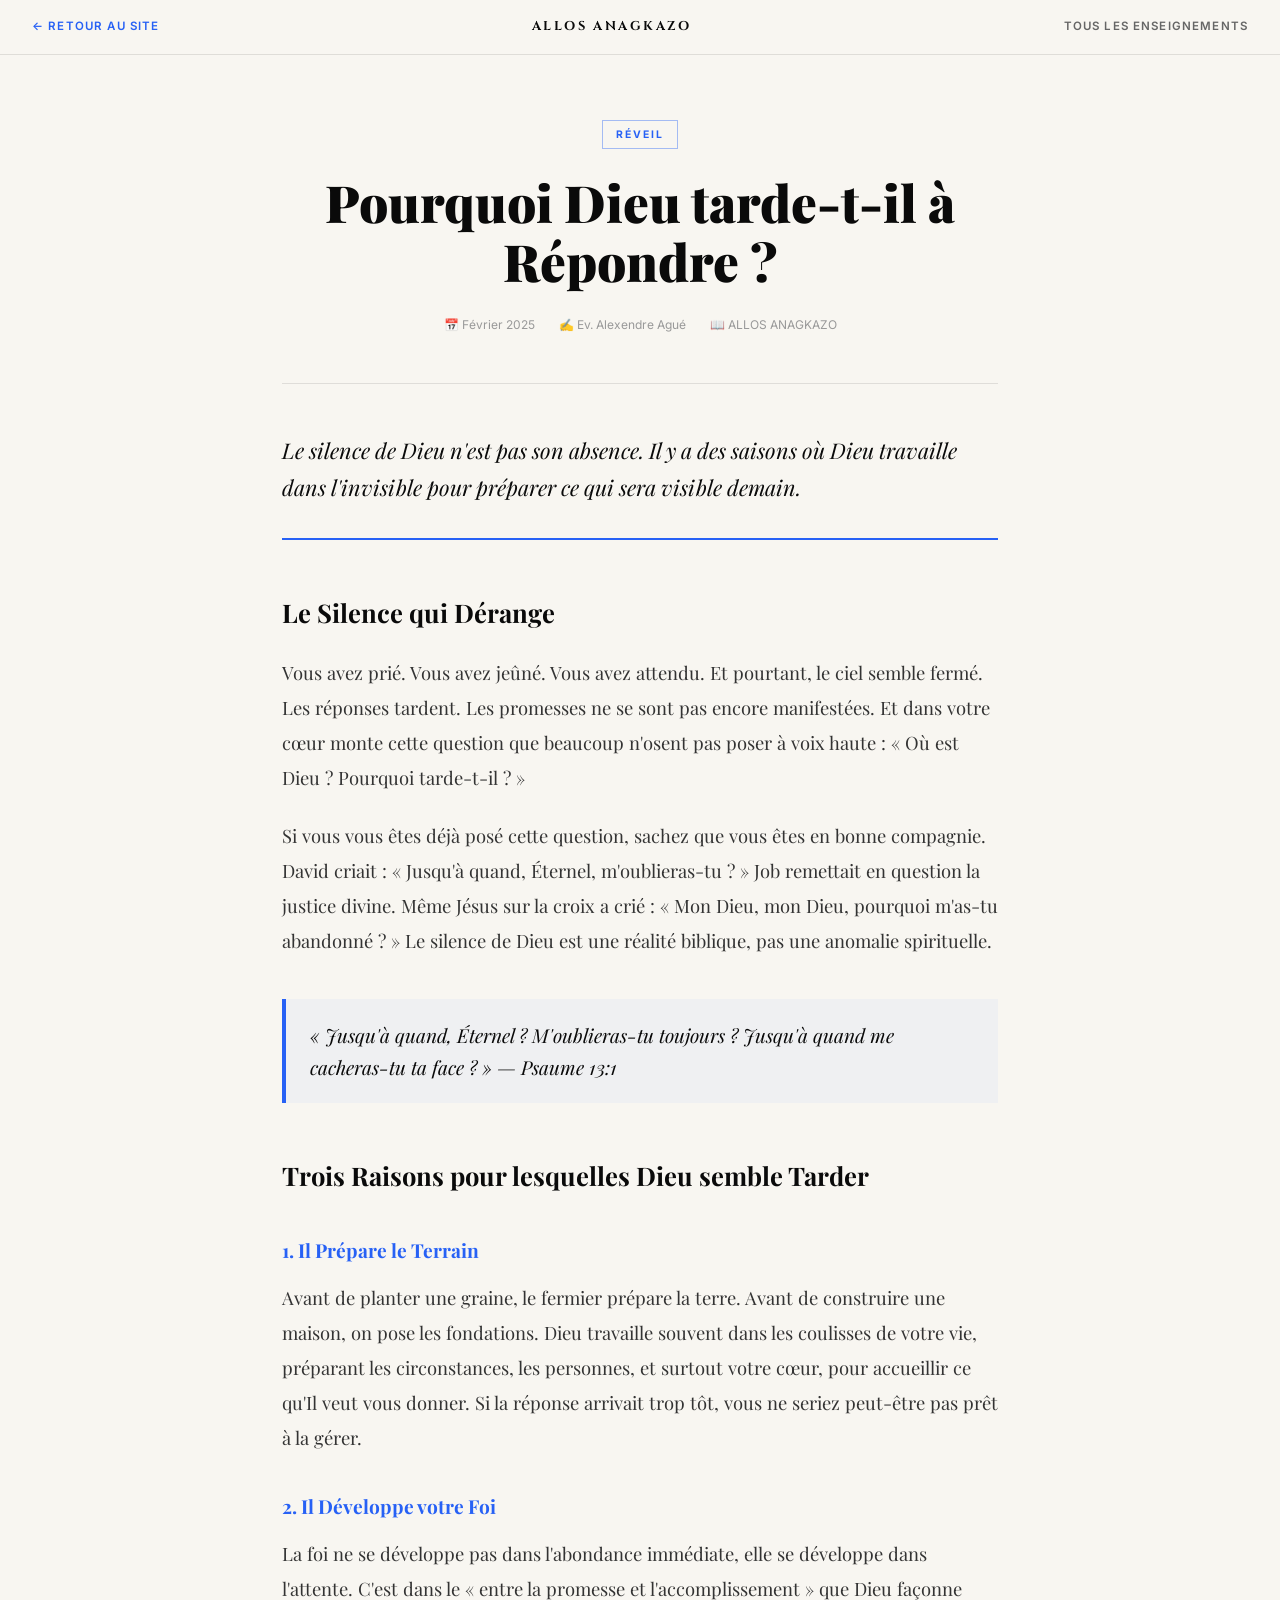
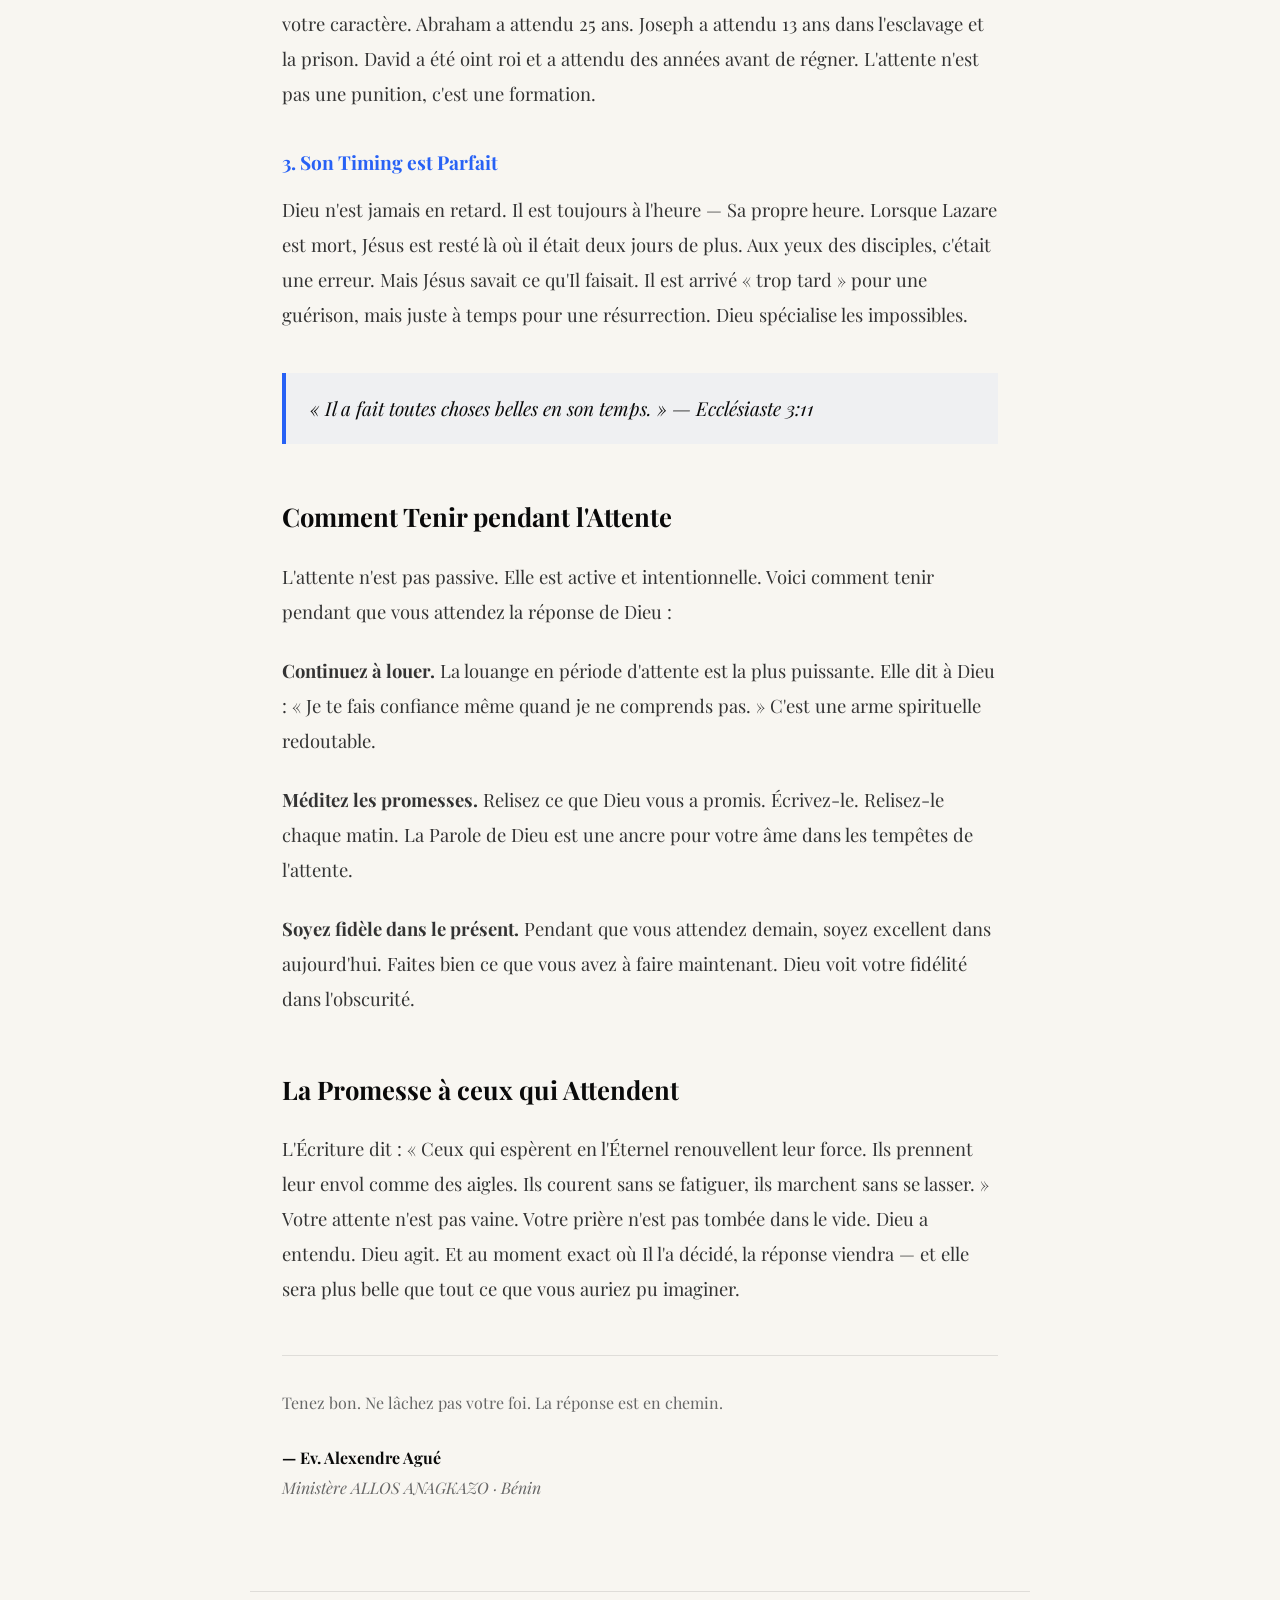
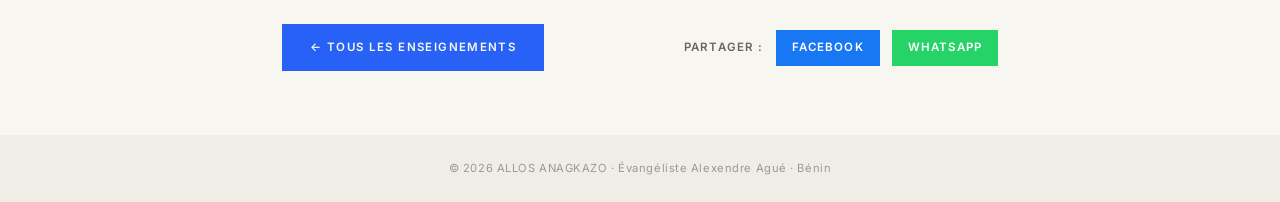
<file: reveil.html>
<!DOCTYPE html>
<html lang="fr">
<head>
  <meta charset="UTF-8"/>
  <meta name="viewport" content="width=device-width, initial-scale=1.0"/>
  <title>Pourquoi Dieu tarde-t-il à Répondre ? | Ev. Alexendre Agué</title>
  <link rel="preconnect" href="https://fonts.googleapis.com">
  <link href="https://fonts.googleapis.com/css2?family=Playfair+Display:ital,wght@0,400;0,700;0,900;1,400&family=Inter:wght@300;400;500;600&family=Cinzel:wght@700&display=swap" rel="stylesheet">
  <link rel="stylesheet" href="../css/article.css"/>
</head>
<body>
  <nav class="art-nav">
    <a href="../index.html" class="back-btn">← Retour au site</a>
    <span class="art-nav-logo">ALLOS ANAGKAZO</span>
    <a href="../index.html#enseignements" class="all-btn">Tous les enseignements</a>
  </nav>
  <article class="article">
    <div class="art-header">
      <span class="art-cat">Réveil</span>
      <h1>Pourquoi Dieu tarde-t-il à Répondre ?</h1>
      <div class="art-meta">
        <span>📅 Février 2025</span>
        <span>✍️ Ev. Alexendre Agué</span>
        <span>📖 ALLOS ANAGKAZO</span>
      </div>
    </div>
    <div class="art-body">
      <p class="art-intro">Le silence de Dieu n'est pas son absence. Il y a des saisons où Dieu travaille dans l'invisible pour préparer ce qui sera visible demain.</p>
      <h2>Le Silence qui Dérange</h2>
      <p>Vous avez prié. Vous avez jeûné. Vous avez attendu. Et pourtant, le ciel semble fermé. Les réponses tardent. Les promesses ne se sont pas encore manifestées. Et dans votre cœur monte cette question que beaucoup n'osent pas poser à voix haute : « Où est Dieu ? Pourquoi tarde-t-il ? »</p>
      <p>Si vous vous êtes déjà posé cette question, sachez que vous êtes en bonne compagnie. David criait : « Jusqu'à quand, Éternel, m'oublieras-tu ? » Job remettait en question la justice divine. Même Jésus sur la croix a crié : « Mon Dieu, mon Dieu, pourquoi m'as-tu abandonné ? » Le silence de Dieu est une réalité biblique, pas une anomalie spirituelle.</p>
      <blockquote>« Jusqu'à quand, Éternel ? M'oublieras-tu toujours ? Jusqu'à quand me cacheras-tu ta face ? » — Psaume 13:1</blockquote>
      <h2>Trois Raisons pour lesquelles Dieu semble Tarder</h2>
      <h3>1. Il Prépare le Terrain</h3>
      <p>Avant de planter une graine, le fermier prépare la terre. Avant de construire une maison, on pose les fondations. Dieu travaille souvent dans les coulisses de votre vie, préparant les circonstances, les personnes, et surtout votre cœur, pour accueillir ce qu'Il veut vous donner. Si la réponse arrivait trop tôt, vous ne seriez peut-être pas prêt à la gérer.</p>
      <h3>2. Il Développe votre Foi</h3>
      <p>La foi ne se développe pas dans l'abondance immédiate, elle se développe dans l'attente. C'est dans le « entre la promesse et l'accomplissement » que Dieu façonne votre caractère. Abraham a attendu 25 ans. Joseph a attendu 13 ans dans l'esclavage et la prison. David a été oint roi et a attendu des années avant de régner. L'attente n'est pas une punition, c'est une formation.</p>
      <h3>3. Son Timing est Parfait</h3>
      <p>Dieu n'est jamais en retard. Il est toujours à l'heure — Sa propre heure. Lorsque Lazare est mort, Jésus est resté là où il était deux jours de plus. Aux yeux des disciples, c'était une erreur. Mais Jésus savait ce qu'Il faisait. Il est arrivé « trop tard » pour une guérison, mais juste à temps pour une résurrection. Dieu spécialise les impossibles.</p>
      <blockquote>« Il a fait toutes choses belles en son temps. » — Ecclésiaste 3:11</blockquote>
      <h2>Comment Tenir pendant l'Attente</h2>
      <p>L'attente n'est pas passive. Elle est active et intentionnelle. Voici comment tenir pendant que vous attendez la réponse de Dieu :</p>
      <p><strong>Continuez à louer.</strong> La louange en période d'attente est la plus puissante. Elle dit à Dieu : « Je te fais confiance même quand je ne comprends pas. » C'est une arme spirituelle redoutable.</p>
      <p><strong>Méditez les promesses.</strong> Relisez ce que Dieu vous a promis. Écrivez-le. Relisez-le chaque matin. La Parole de Dieu est une ancre pour votre âme dans les tempêtes de l'attente.</p>
      <p><strong>Soyez fidèle dans le présent.</strong> Pendant que vous attendez demain, soyez excellent dans aujourd'hui. Faites bien ce que vous avez à faire maintenant. Dieu voit votre fidélité dans l'obscurité.</p>
      <h2>La Promesse à ceux qui Attendent</h2>
      <p>L'Écriture dit : « Ceux qui espèrent en l'Éternel renouvellent leur force. Ils prennent leur envol comme des aigles. Ils courent sans se fatiguer, ils marchent sans se lasser. » Votre attente n'est pas vaine. Votre prière n'est pas tombée dans le vide. Dieu a entendu. Dieu agit. Et au moment exact où Il l'a décidé, la réponse viendra — et elle sera plus belle que tout ce que vous auriez pu imaginer.</p>
      <div class="art-closing">
        <p>Tenez bon. Ne lâchez pas votre foi. La réponse est en chemin.</p>
        <p><strong>— Ev. Alexendre Agué</strong><br/><em>Ministère ALLOS ANAGKAZO · Bénin</em></p>
      </div>
    </div>
  </article>
  <div class="art-footer">
    <a href="../index.html#enseignements" class="btn-back">← Tous les enseignements</a>
    <div class="share-btns">
      <span>Partager :</span>
      <a href="https://www.facebook.com/sharer/sharer.php?u=" target="_blank" class="share-fb">Facebook</a>
      <a href="https://wa.me/?text=Lisez cet enseignement de l'Ev. Alexendre Agué :" target="_blank" class="share-wa">WhatsApp</a>
    </div>
  </div>
  <footer class="mini-footer"><p>© 2026 ALLOS ANAGKAZO · Évangéliste Alexendre Agué · Bénin</p></footer>
</body>
</html>
</file>
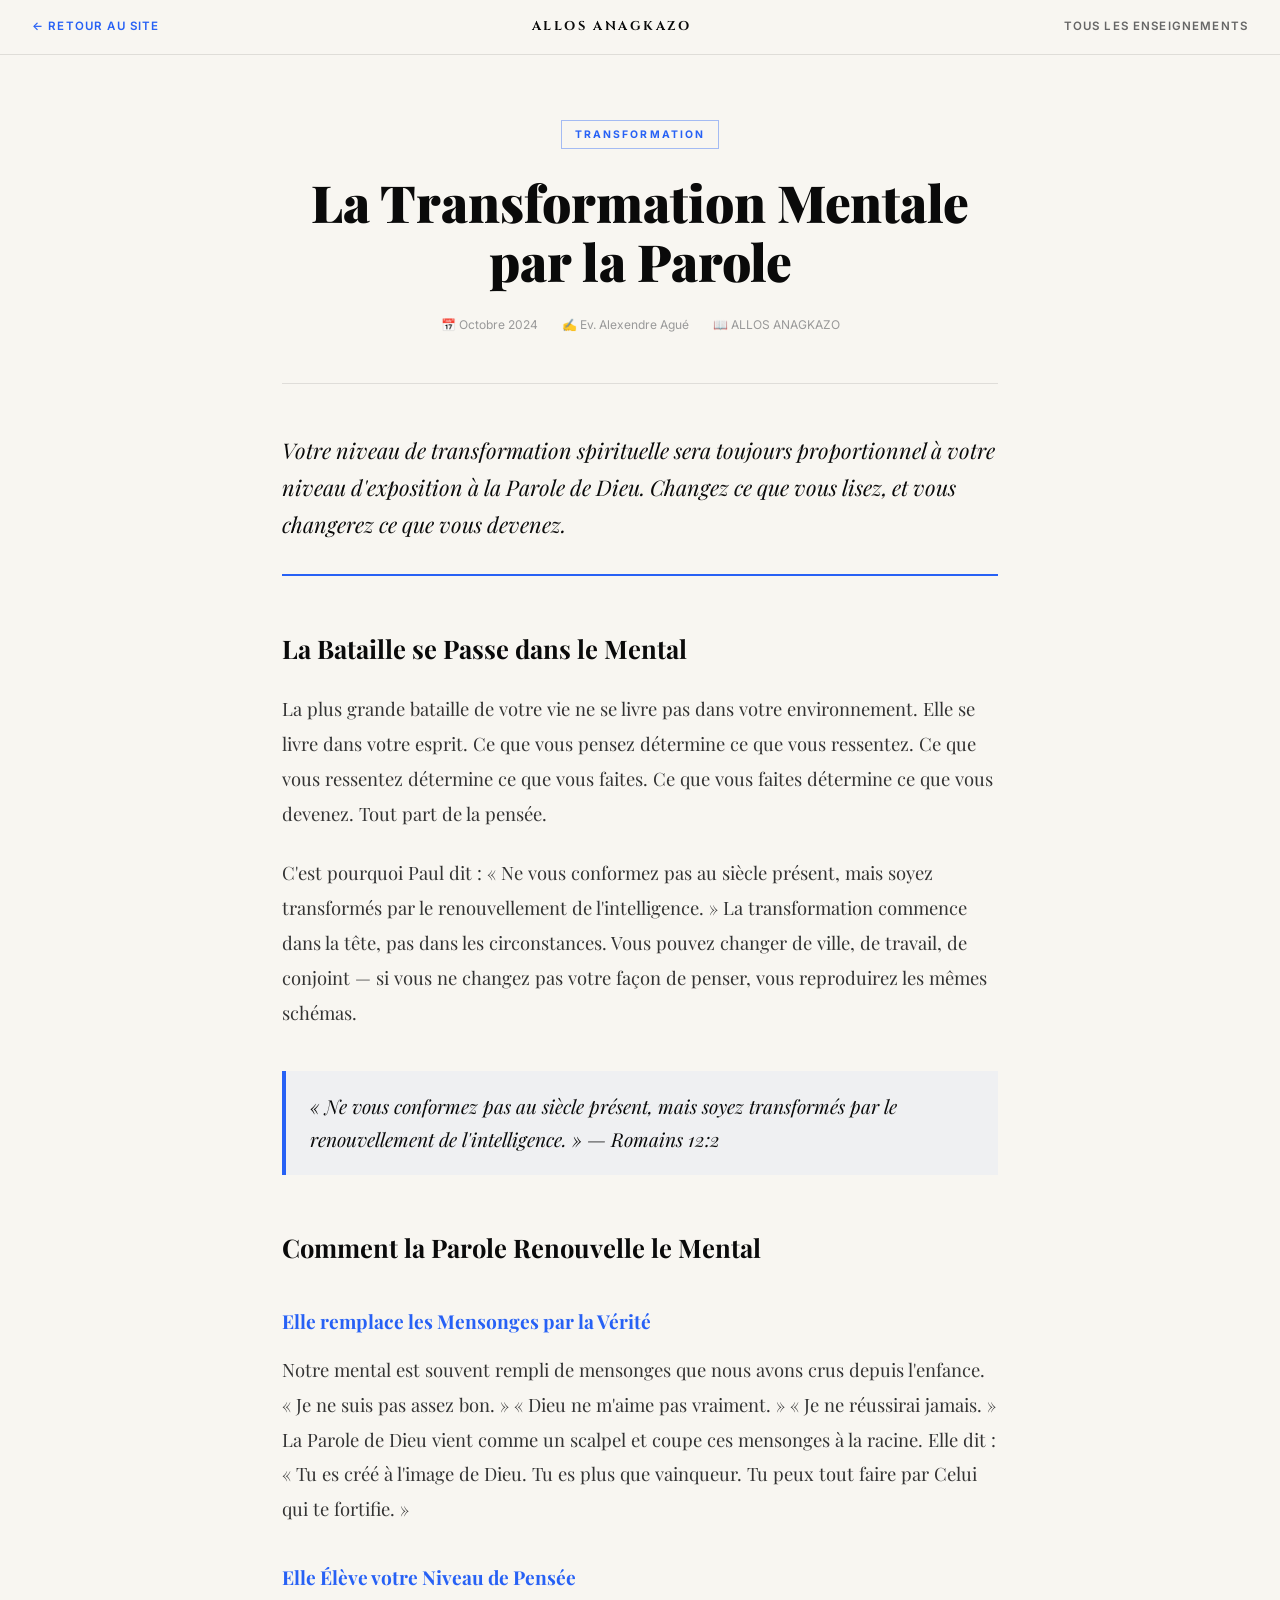
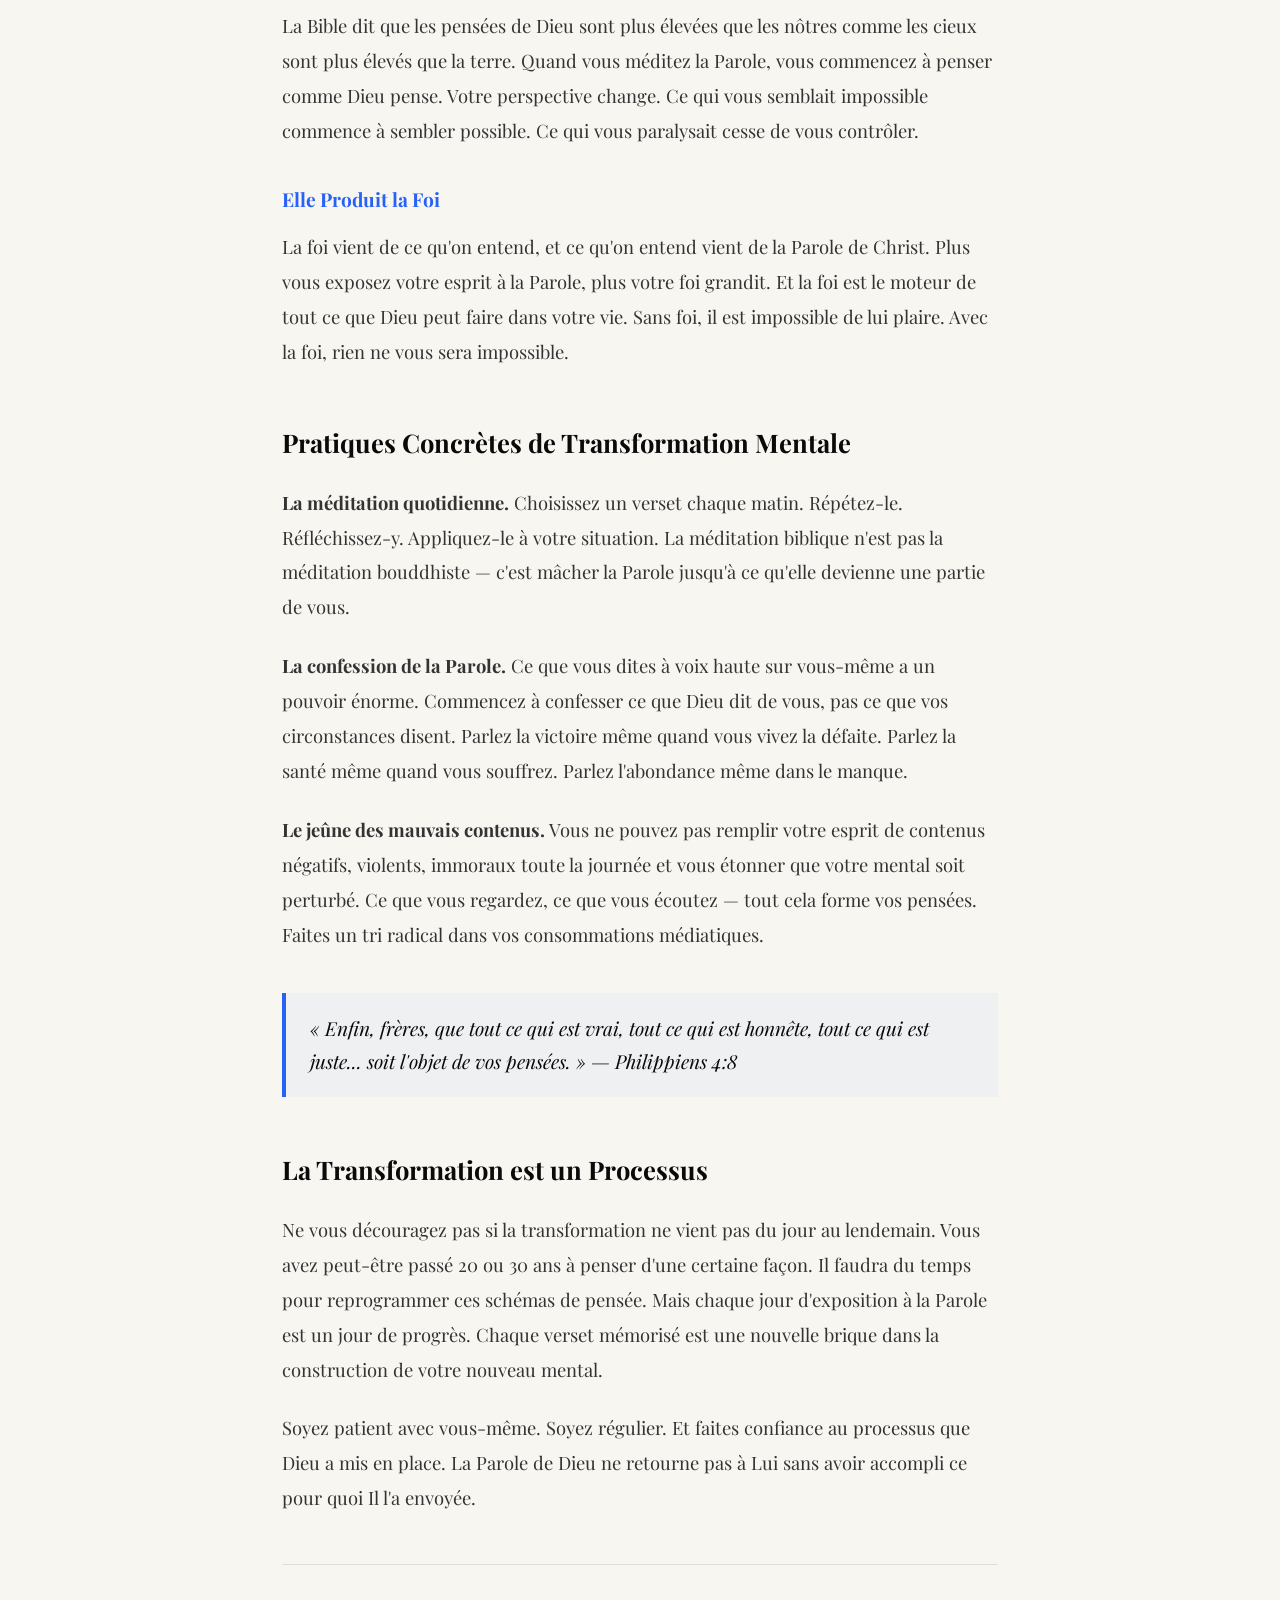
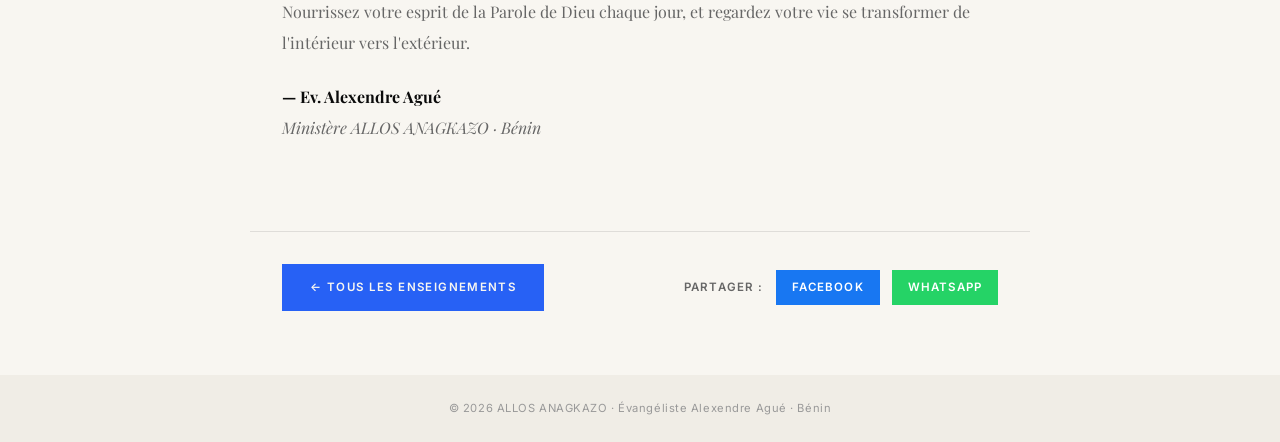
<file: transformation.html>
<!DOCTYPE html>
<html lang="fr">
<head>
  <meta charset="UTF-8"/>
  <meta name="viewport" content="width=device-width, initial-scale=1.0"/>
  <title>La Transformation Mentale par la Parole | Ev. Alexendre Agué</title>
  <link rel="preconnect" href="https://fonts.googleapis.com">
  <link href="https://fonts.googleapis.com/css2?family=Playfair+Display:ital,wght@0,400;0,700;0,900;1,400&family=Inter:wght@300;400;500;600&family=Cinzel:wght@700&display=swap" rel="stylesheet">
  <link rel="stylesheet" href="../css/article.css"/>
</head>
<body>
  <nav class="art-nav">
    <a href="../index.html" class="back-btn">← Retour au site</a>
    <span class="art-nav-logo">ALLOS ANAGKAZO</span>
    <a href="../index.html#enseignements" class="all-btn">Tous les enseignements</a>
  </nav>
  <article class="article">
    <div class="art-header">
      <span class="art-cat">Transformation</span>
      <h1>La Transformation Mentale par la Parole</h1>
      <div class="art-meta">
        <span>📅 Octobre 2024</span>
        <span>✍️ Ev. Alexendre Agué</span>
        <span>📖 ALLOS ANAGKAZO</span>
      </div>
    </div>
    <div class="art-body">
      <p class="art-intro">Votre niveau de transformation spirituelle sera toujours proportionnel à votre niveau d'exposition à la Parole de Dieu. Changez ce que vous lisez, et vous changerez ce que vous devenez.</p>
      <h2>La Bataille se Passe dans le Mental</h2>
      <p>La plus grande bataille de votre vie ne se livre pas dans votre environnement. Elle se livre dans votre esprit. Ce que vous pensez détermine ce que vous ressentez. Ce que vous ressentez détermine ce que vous faites. Ce que vous faites détermine ce que vous devenez. Tout part de la pensée.</p>
      <p>C'est pourquoi Paul dit : « Ne vous conformez pas au siècle présent, mais soyez transformés par le renouvellement de l'intelligence. » La transformation commence dans la tête, pas dans les circonstances. Vous pouvez changer de ville, de travail, de conjoint — si vous ne changez pas votre façon de penser, vous reproduirez les mêmes schémas.</p>
      <blockquote>« Ne vous conformez pas au siècle présent, mais soyez transformés par le renouvellement de l'intelligence. » — Romains 12:2</blockquote>
      <h2>Comment la Parole Renouvelle le Mental</h2>
      <h3>Elle remplace les Mensonges par la Vérité</h3>
      <p>Notre mental est souvent rempli de mensonges que nous avons crus depuis l'enfance. « Je ne suis pas assez bon. » « Dieu ne m'aime pas vraiment. » « Je ne réussirai jamais. » La Parole de Dieu vient comme un scalpel et coupe ces mensonges à la racine. Elle dit : « Tu es créé à l'image de Dieu. Tu es plus que vainqueur. Tu peux tout faire par Celui qui te fortifie. »</p>
      <h3>Elle Élève votre Niveau de Pensée</h3>
      <p>La Bible dit que les pensées de Dieu sont plus élevées que les nôtres comme les cieux sont plus élevés que la terre. Quand vous méditez la Parole, vous commencez à penser comme Dieu pense. Votre perspective change. Ce qui vous semblait impossible commence à sembler possible. Ce qui vous paralysait cesse de vous contrôler.</p>
      <h3>Elle Produit la Foi</h3>
      <p>La foi vient de ce qu'on entend, et ce qu'on entend vient de la Parole de Christ. Plus vous exposez votre esprit à la Parole, plus votre foi grandit. Et la foi est le moteur de tout ce que Dieu peut faire dans votre vie. Sans foi, il est impossible de lui plaire. Avec la foi, rien ne vous sera impossible.</p>
      <h2>Pratiques Concrètes de Transformation Mentale</h2>
      <p><strong>La méditation quotidienne.</strong> Choisissez un verset chaque matin. Répétez-le. Réfléchissez-y. Appliquez-le à votre situation. La méditation biblique n'est pas la méditation bouddhiste — c'est mâcher la Parole jusqu'à ce qu'elle devienne une partie de vous.</p>
      <p><strong>La confession de la Parole.</strong> Ce que vous dites à voix haute sur vous-même a un pouvoir énorme. Commencez à confesser ce que Dieu dit de vous, pas ce que vos circonstances disent. Parlez la victoire même quand vous vivez la défaite. Parlez la santé même quand vous souffrez. Parlez l'abondance même dans le manque.</p>
      <p><strong>Le jeûne des mauvais contenus.</strong> Vous ne pouvez pas remplir votre esprit de contenus négatifs, violents, immoraux toute la journée et vous étonner que votre mental soit perturbé. Ce que vous regardez, ce que vous écoutez — tout cela forme vos pensées. Faites un tri radical dans vos consommations médiatiques.</p>
      <blockquote>« Enfin, frères, que tout ce qui est vrai, tout ce qui est honnête, tout ce qui est juste... soit l'objet de vos pensées. » — Philippiens 4:8</blockquote>
      <h2>La Transformation est un Processus</h2>
      <p>Ne vous découragez pas si la transformation ne vient pas du jour au lendemain. Vous avez peut-être passé 20 ou 30 ans à penser d'une certaine façon. Il faudra du temps pour reprogrammer ces schémas de pensée. Mais chaque jour d'exposition à la Parole est un jour de progrès. Chaque verset mémorisé est une nouvelle brique dans la construction de votre nouveau mental.</p>
      <p>Soyez patient avec vous-même. Soyez régulier. Et faites confiance au processus que Dieu a mis en place. La Parole de Dieu ne retourne pas à Lui sans avoir accompli ce pour quoi Il l'a envoyée.</p>
      <div class="art-closing">
        <p>Nourrissez votre esprit de la Parole de Dieu chaque jour, et regardez votre vie se transformer de l'intérieur vers l'extérieur.</p>
        <p><strong>— Ev. Alexendre Agué</strong><br/><em>Ministère ALLOS ANAGKAZO · Bénin</em></p>
      </div>
    </div>
  </article>
  <div class="art-footer">
    <a href="../index.html#enseignements" class="btn-back">← Tous les enseignements</a>
    <div class="share-btns">
      <span>Partager :</span>
      <a href="https://www.facebook.com/sharer/sharer.php?u=" target="_blank" class="share-fb">Facebook</a>
      <a href="https://wa.me/?text=Lisez cet enseignement de l'Ev. Alexendre Agué :" target="_blank" class="share-wa">WhatsApp</a>
    </div>
  </div>
  <footer class="mini-footer"><p>© 2026 ALLOS ANAGKAZO · Évangéliste Alexendre Agué · Bénin</p></footer>
</body>
</html>
</file>
<file: css/article.css>
/* ARTICLE PAGE CSS — ALLOS ANAGKAZO */

:root {
  --blue: #2761F5;
  --blue2: #5A8BFF;
  --black: #0A0A0A;
  --white: #F8F6F1;
  --dark: #F0EDE6;
  --text: #0A0A0A;
  --text2: #333333;
  --gray: #666666;
  --gray2: #999999;
  --border: rgba(0,0,0,0.1);
  --border2: rgba(0,0,0,0.2);
  --font-serif: 'Playfair Display', Georgia, serif;
  --font-sans: 'Inter', sans-serif;
}

*,*::before,*::after{margin:0;padding:0;box-sizing:border-box}
html{scroll-behavior:smooth}
body{background:var(--white);color:var(--text);font-family:var(--font-sans);font-size:16px;line-height:1.7;overflow-x:hidden}
a{text-decoration:none;color:inherit}

/* NAV */
.art-nav{position:sticky;top:0;z-index:100;background:rgba(248,246,241,0.97);backdrop-filter:blur(20px);border-bottom:1px solid var(--border);padding:1rem 2rem;display:flex;align-items:center;justify-content:space-between}
.back-btn{font-family:var(--font-sans);font-size:0.72rem;font-weight:600;letter-spacing:0.1em;text-transform:uppercase;color:var(--blue);transition:letter-spacing 0.3s}
.back-btn:hover{letter-spacing:0.15em}
.art-nav-logo{font-family:'Cinzel',serif;font-size:0.8rem;font-weight:700;letter-spacing:0.2em;color:var(--black)}
.all-btn{font-family:var(--font-sans);font-size:0.72rem;font-weight:600;letter-spacing:0.1em;text-transform:uppercase;color:var(--gray);transition:color 0.3s}
.all-btn:hover{color:var(--blue)}

/* ARTICLE */
.article{max-width:780px;margin:0 auto;padding:4rem 2rem}

.art-header{text-align:center;margin-bottom:3rem;padding-bottom:3rem;border-bottom:1px solid var(--border)}
.art-cat{display:inline-block;font-size:0.65rem;font-weight:700;letter-spacing:0.2em;text-transform:uppercase;color:var(--blue);border:1px solid rgba(39,97,245,0.4);padding:0.3rem 0.8rem;margin-bottom:1.5rem}
.art-header h1{font-family:var(--font-serif);font-size:clamp(2rem,5vw,3.2rem);font-weight:900;line-height:1.15;color:var(--black);margin-bottom:1.5rem}
.art-meta{display:flex;align-items:center;justify-content:center;gap:1.5rem;flex-wrap:wrap;font-size:0.75rem;color:var(--gray2)}

/* BODY */
.art-body{font-family:var(--font-serif);font-size:1.15rem;color:var(--text2);line-height:1.9}
.art-intro{font-size:1.35rem;font-style:italic;color:var(--black);margin-bottom:2.5rem;padding-bottom:2rem;border-bottom:2px solid var(--blue);font-weight:400;line-height:1.7}
.art-body h2{font-family:var(--font-serif);font-size:1.6rem;font-weight:700;color:var(--black);margin:3rem 0 1.2rem}
.art-body h3{font-family:var(--font-serif);font-size:1.2rem;font-weight:700;color:var(--blue);margin:2rem 0 0.8rem}
.art-body p{margin-bottom:1.5rem}
.art-body blockquote{border-left:4px solid var(--blue);padding:1.2rem 1.5rem;margin:2.5rem 0;background:rgba(39,97,245,0.04);font-style:italic;font-size:1.2rem;color:var(--black);line-height:1.7}
.art-closing{margin-top:3rem;padding-top:2rem;border-top:1px solid var(--border);font-size:1rem;color:var(--gray)}
.art-closing strong{color:var(--black)}
.art-closing em{color:var(--gray)}

/* FOOTER ARTICLE */
.art-footer{max-width:780px;margin:0 auto;padding:2rem;display:flex;align-items:center;justify-content:space-between;flex-wrap:wrap;gap:1rem;border-top:1px solid var(--border)}
.btn-back{display:inline-block;background:var(--blue);color:#F8F6F1;font-family:var(--font-sans);font-size:0.72rem;font-weight:600;letter-spacing:0.12em;text-transform:uppercase;padding:0.85rem 1.75rem;transition:all 0.3s}
.btn-back:hover{background:var(--blue2);transform:translateY(-2px)}
.share-btns{display:flex;align-items:center;gap:0.75rem;font-size:0.72rem;font-weight:600;letter-spacing:0.1em;text-transform:uppercase}
.share-btns span{color:var(--gray)}
.share-fb{background:#1877F2;color:white;padding:0.5rem 1rem}
.share-wa{background:#25D366;color:white;padding:0.5rem 1rem}

.mini-footer{background:var(--dark);text-align:center;padding:1.5rem;font-size:0.7rem;color:var(--gray2);letter-spacing:0.05em;margin-top:2rem}

@media(max-width:600px){
  .art-nav{padding:0.85rem 1rem}
  .art-nav-logo{display:none}
  .article{padding:2rem 1.25rem}
  .art-footer{flex-direction:column;align-items:flex-start}
}
</file>
